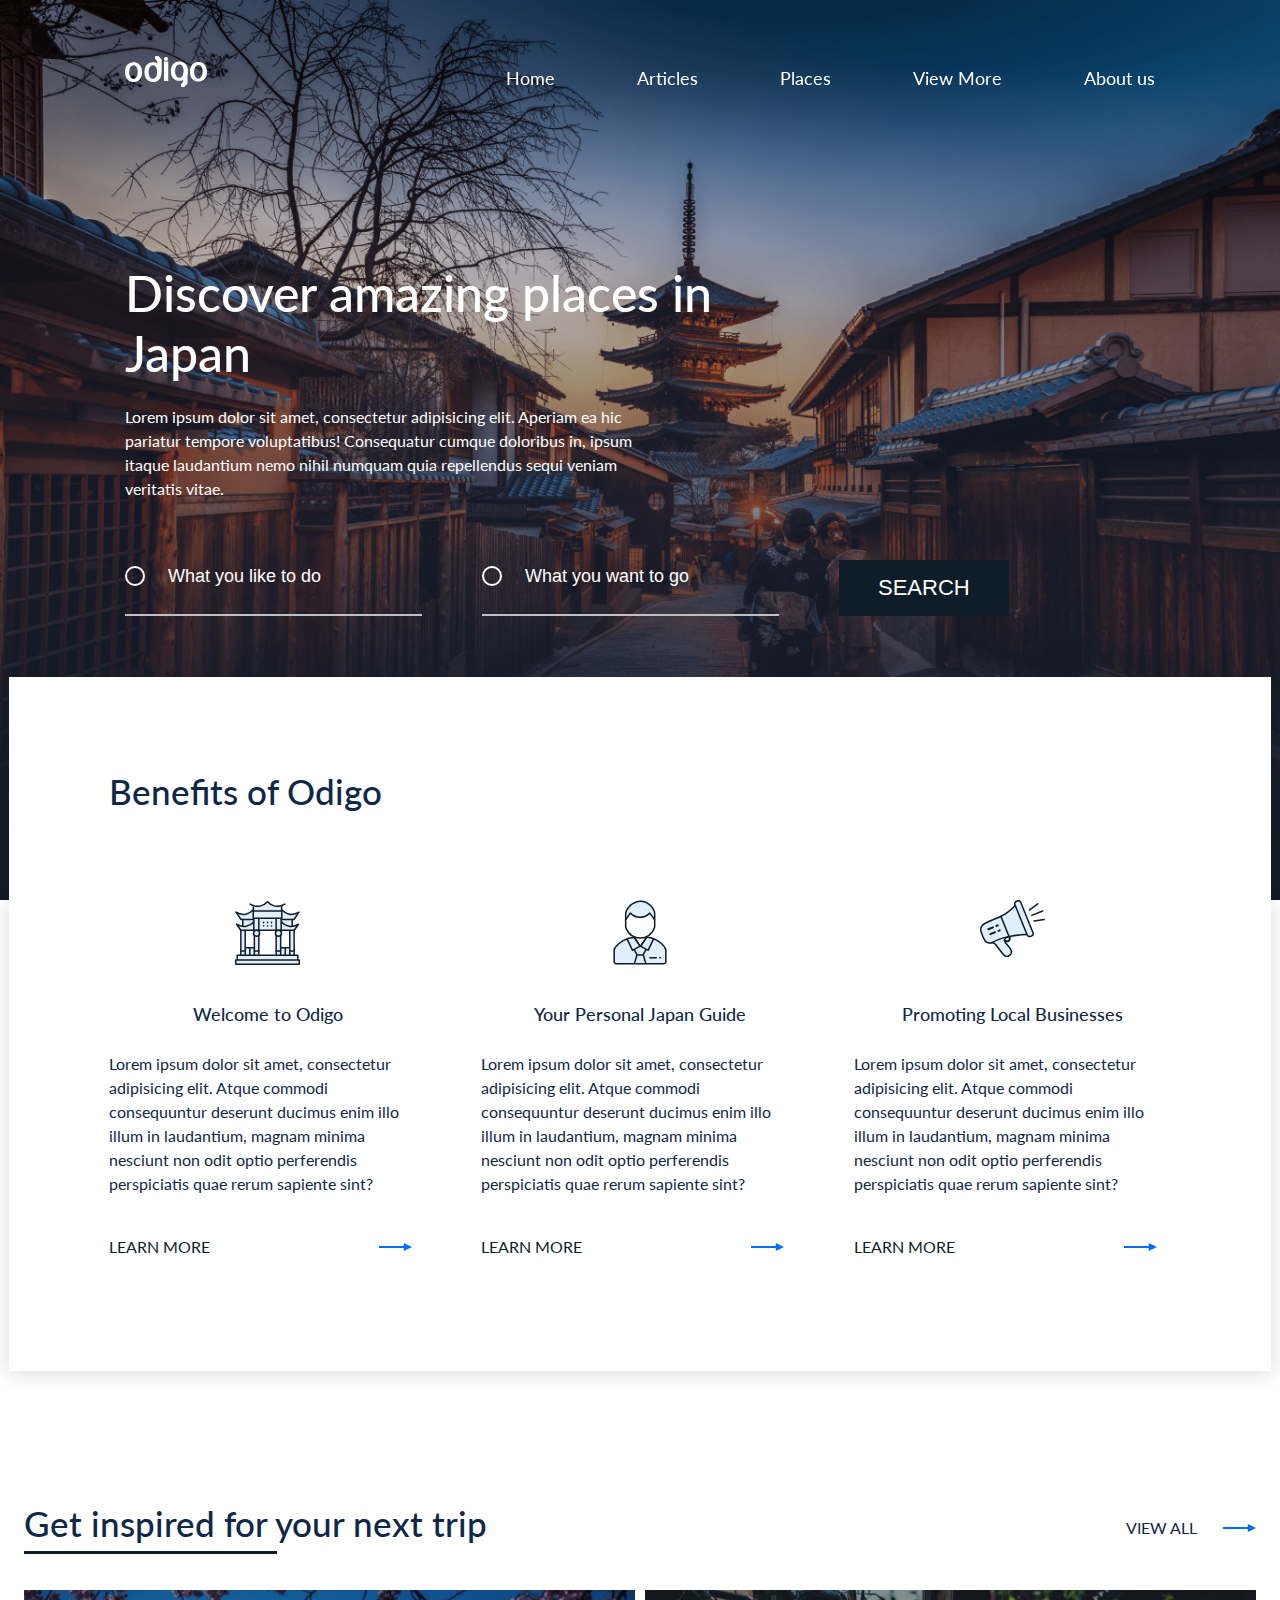
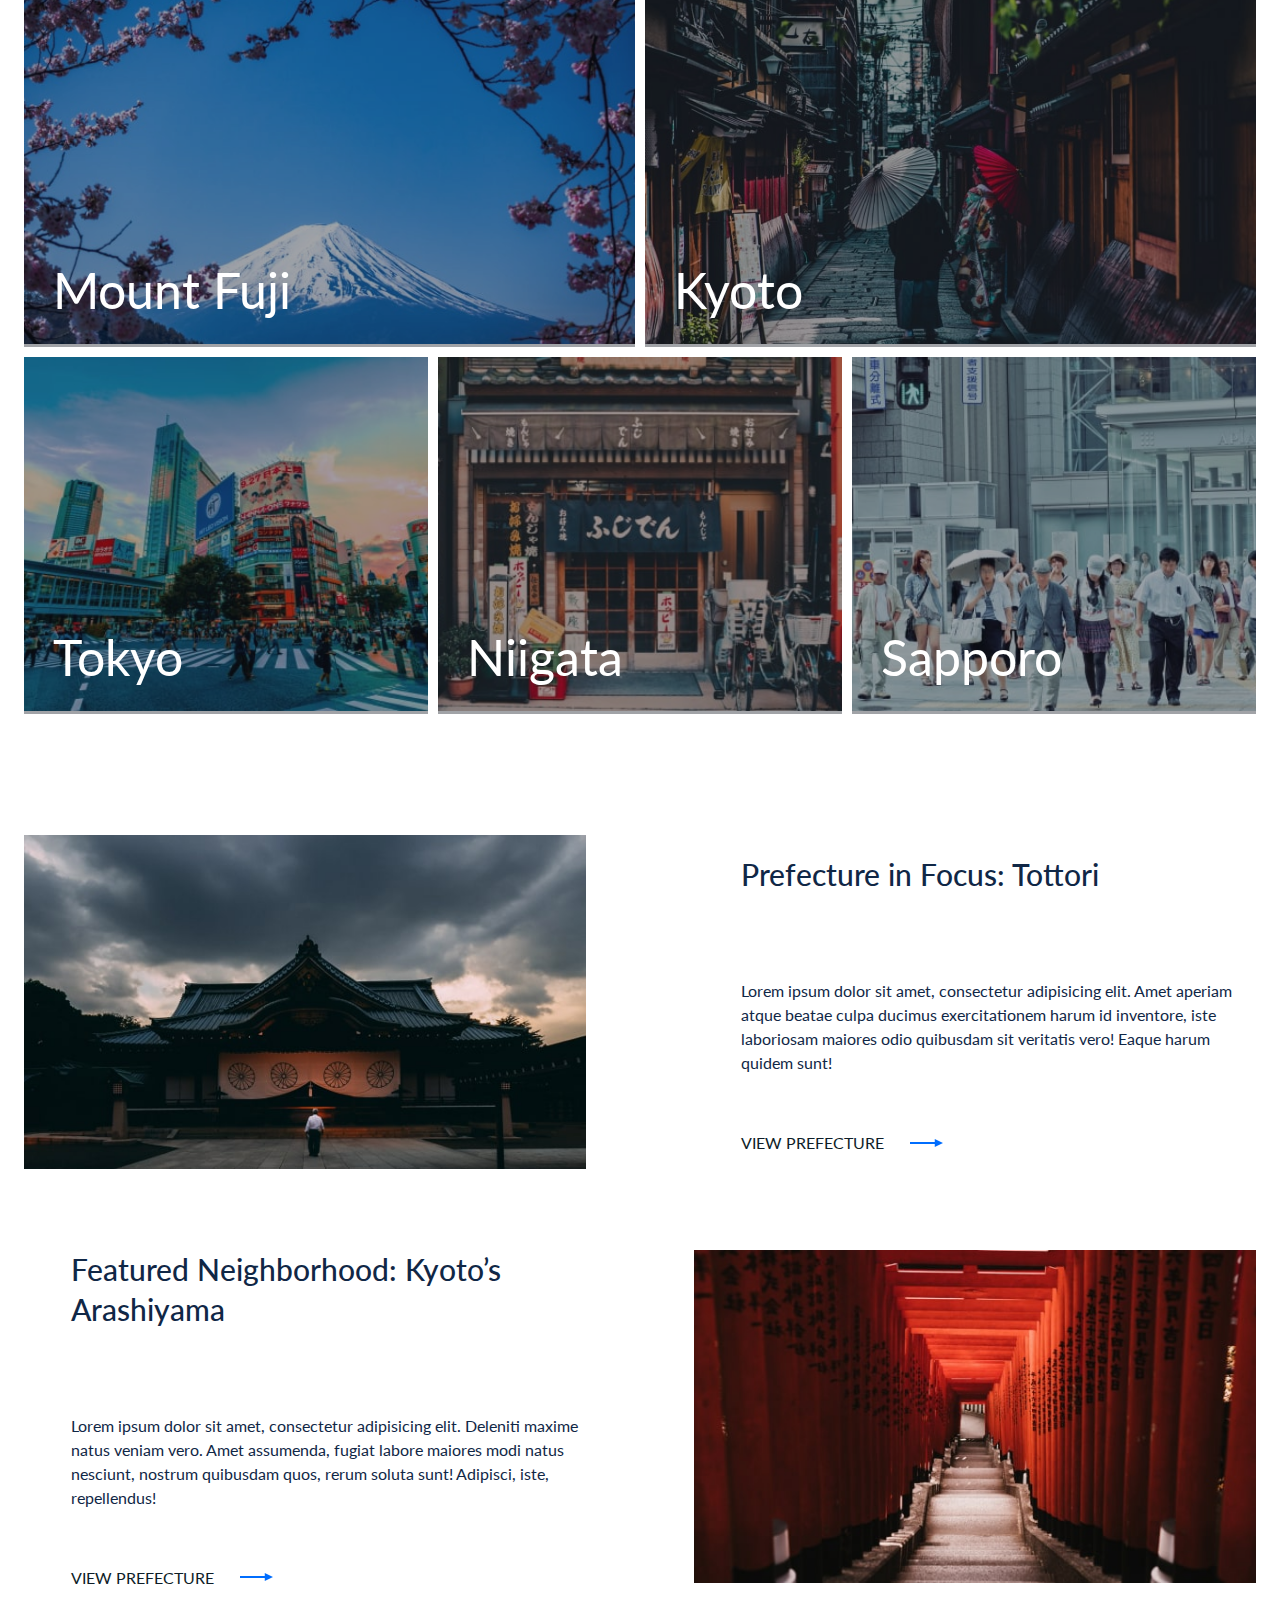
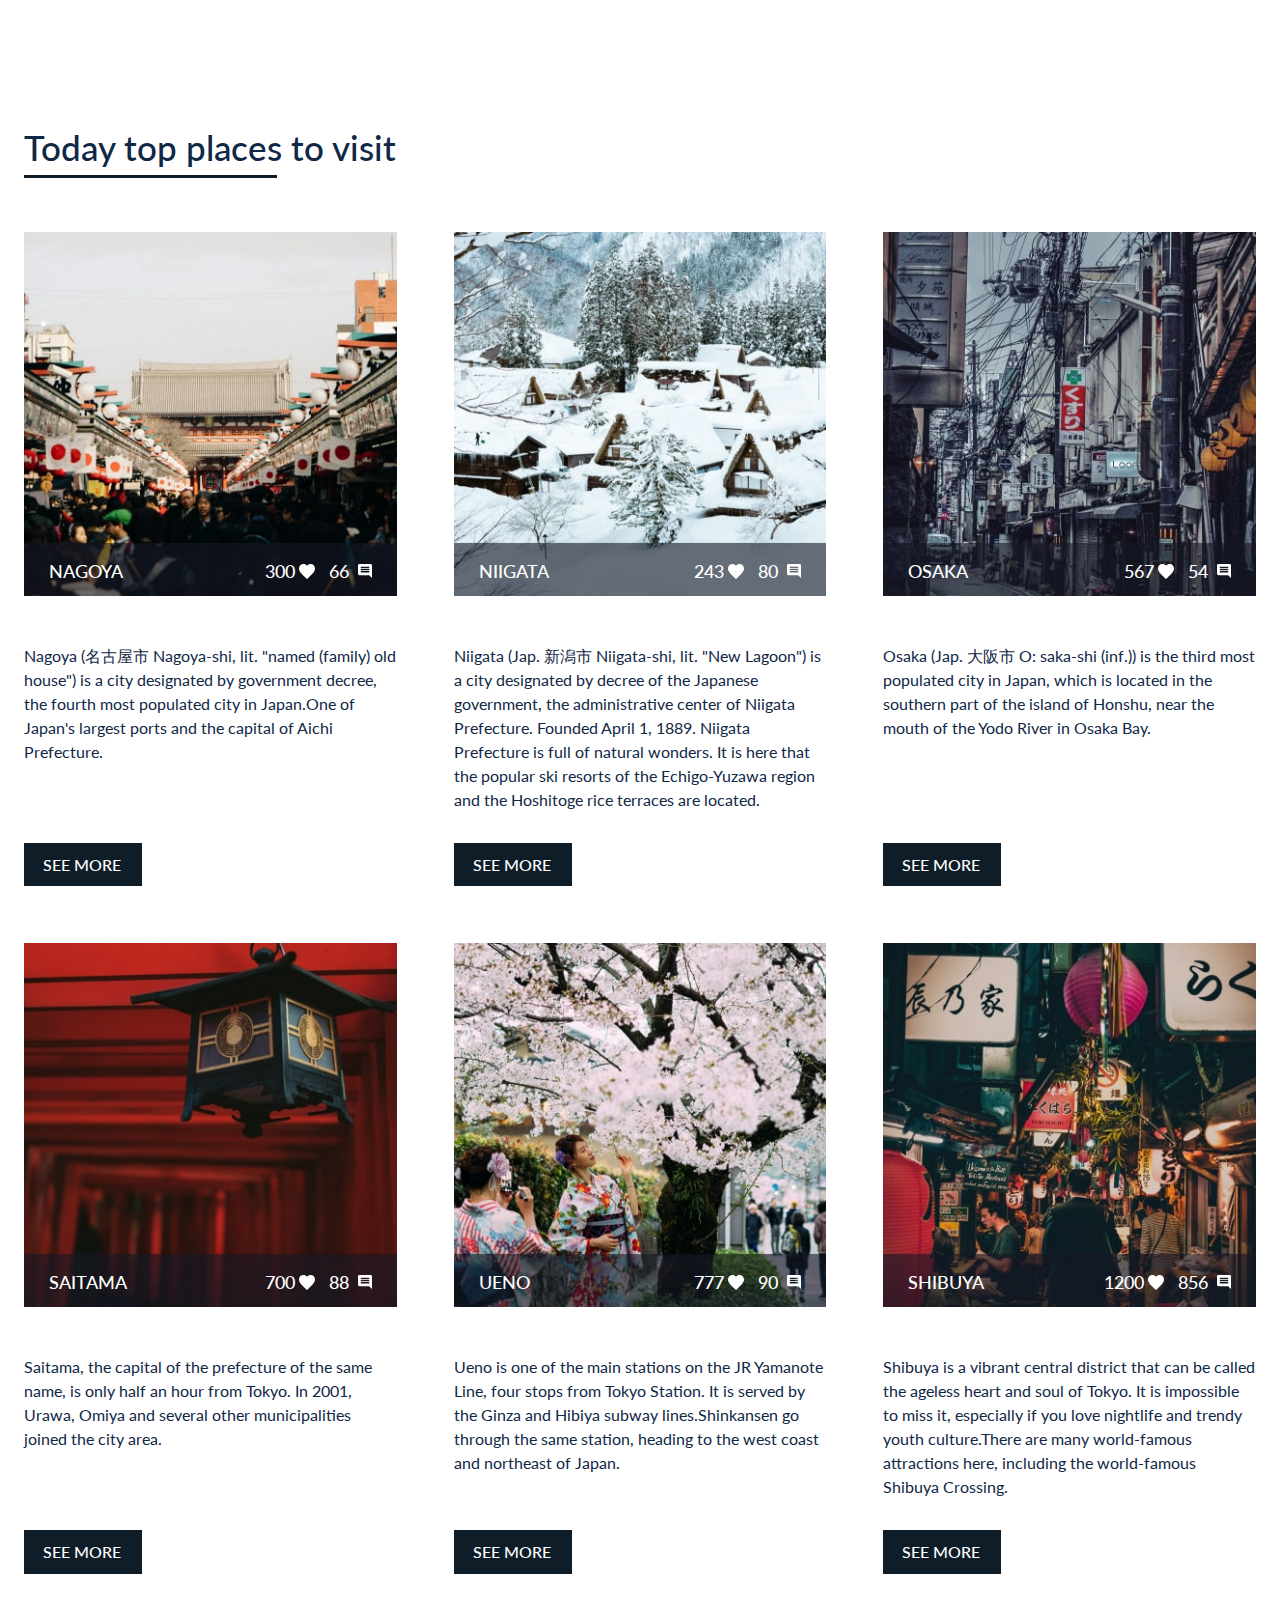
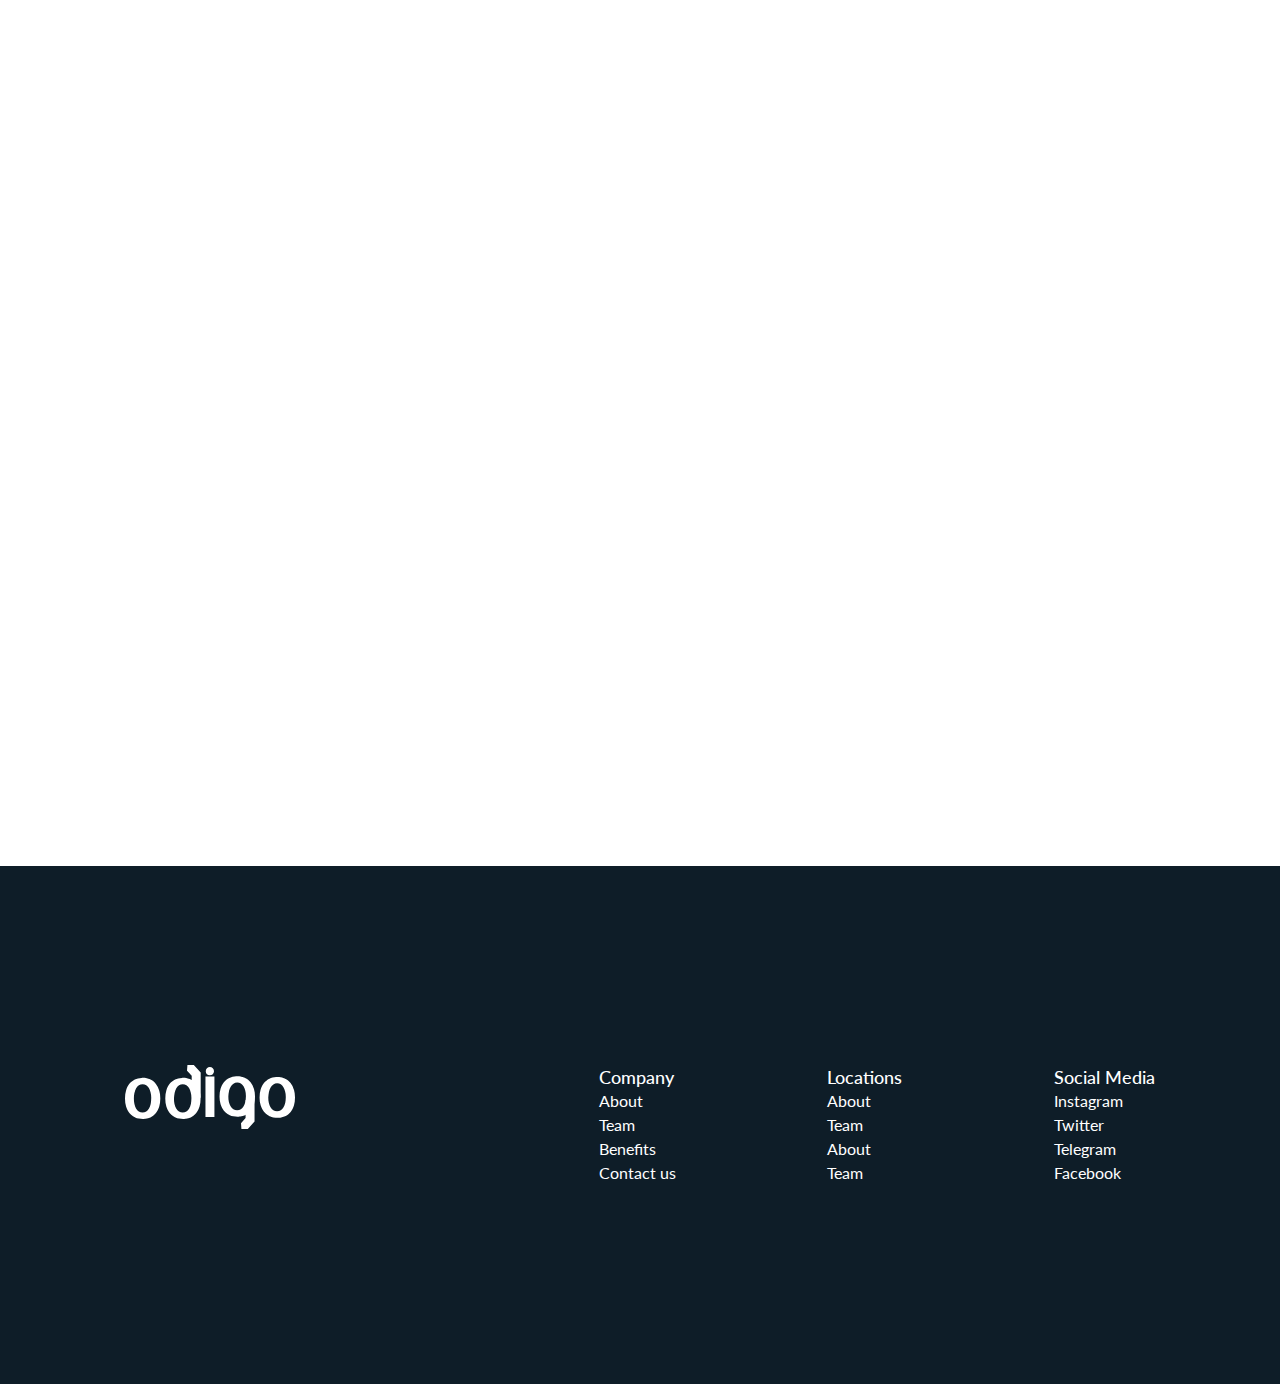
<file: index.html>
<!DOCTYPE html>
<html lang="en">
<head>
    <meta charset="UTF-8">
    <meta name="viewport" content="width=device-width, initial-scale=1.0">
    <title>Travel-to-Japan-exam</title>
    <link rel="stylesheet" href="css-sass/style.css">
    <link rel="preconnect" href="https://fonts.googleapis.com">
    <link rel="preconnect" href="https://fonts.gstatic.com" crossorigin>
    <link href="https://fonts.googleapis.com/css2?family=Lato&display=swap" rel="stylesheet">
</head>
<body>

<!-- header -->
<header class="header">
    <div class="wrapper">
        <div class="header_wrapper">
            <div class="header_logo">
                <a href="/" class="header_logo-link">
                    <img src="./images/odigo-Logo.svg" alt="logo-header"
                         class="header_logo-pic">
                </a>
            </div>

            <nav class="header-nav">
                <ul class="header-nav-list">
                    <li class="header-list-item">
                        <a href="index.html" class="header_link js-scroll">Home</a>
                    </li>
                    <li class="header-list-item">
                        <a href="#articles" class="header_link js-scroll">Articles</a>
                    </li>
                    <li class="header-list-item">
                        <a href="#places" class="header_link js-scroll">Places</a>
                    </li>
                    <li class="header-list-item">
                        <a href="about-tours.html" class="header_link js-scroll">View More</a>
                    </li>
                    <li class="header-list-item">
                        <a href="about-us.html" class="header_link js-scroll">About us</a>
                    </li>
                </ul>
                <div class="header-nav-close">
                    <span class="header-nav-close-line"></span>
                    <span class="header-nav-close-line"></span>
                </div>
            </nav>

            <div class="header-burger burger">
                <span class="burger-line burger-line_first"></span>
                <span class="burger-line burger-line_second"></span>
                <span class="burger-line burger-line_third"></span>
            </div>

        </div>
    </div>
</header>
<!-- header end -->

<!-- main -->
<main>
    <!--main intro-->
    <section class="main-intro">
        <div class="wrapper">
            <h1 class="main-intro-title">
                Discover amazing places in Japan
            </h1>

            <p class="main-intro-subtitle">
                Lorem ipsum dolor sit amet, consectetur adipisicing elit. Aperiam ea hic pariatur tempore voluptatibus!
                Consequatur cumque doloribus in, ipsum itaque laudantium nemo nihil numquam quia repellendus sequi
                veniam veritatis vitae.
            </p>
            <form class="search-form">
                <label class="search-form-wrap">
                    <p class="search-form-info">
                        <input type="text" name="user-like-to-do" class="search-form-field"
                               placeholder="What you like to do">
                        <input type="text" name="user-like-to-go" class="search-form-field"
                               placeholder="What you want to go">
                        <button class="search-form-submit">search</button>
                    </p>
                </label>
            </form>
        </div>
    </section>
    <!--main intro end-->

    <!-- benefits -->
    <section class="benefits">
        <div class="benefits-wrap">
            <h2 class="benefits-title">
                Benefits of Odigo
            </h2>
            <div class="benefits-cards">
                <div class="benefits-card">
                    <div class="benefits-card-icons">
                        <img src="./images/about-us-icons/Icons_Blue/Temple_blue.svg" alt="Welcome to Odigo"
                             class="benefits-icons">
                    </div>
                    <h3 class="benefits-card-title">
                        Welcome to Odigo
                    </h3>
                    <p class="benefits-card-description">
                        Lorem ipsum dolor sit amet, consectetur adipisicing elit. Atque commodi consequuntur deserunt
                        ducimus enim illo illum in laudantium, magnam minima nesciunt non odit optio perferendis
                        perspiciatis quae rerum sapiente sint?
                    </p>
                    <a href="about-us.html" class="benefits-card-more">
                        LEARN MORE
                    </a>
                </div>
                <div class="benefits-card">
                    <div class="benefits-card-icons">
                        <img src="./images/about-us-icons/Icons_Blue/Guide_blue.svg" alt="Your Personal Japan Guide"
                             class="benefits-icons">
                    </div>
                    <h3 class="benefits-card-title">
                        Your Personal Japan Guide
                    </h3>
                    <p class="benefits-card-description">
                        Lorem ipsum dolor sit amet, consectetur adipisicing elit. Atque commodi consequuntur deserunt
                        ducimus enim illo illum in laudantium, magnam minima nesciunt non odit optio perferendis
                        perspiciatis quae rerum sapiente sint?
                    </p>
                    <a href="about-us.html" class="benefits-card-more">
                        LEARN MORE
                    </a>
                </div>
                <div class="benefits-card">
                    <div class="benefits-card-icons">
                        <img src="./images/about-us-icons/Icons_Blue/Mouthpiece_blue.svg"
                             alt="Promoting Local Businesses"
                             class="benefits-mouthpiece">
                    </div>
                    <h3 class="benefits-card-title">
                        Promoting Local Businesses
                    </h3>
                    <p class="benefits-card-description">
                        Lorem ipsum dolor sit amet, consectetur adipisicing elit. Atque commodi consequuntur deserunt
                        ducimus enim illo illum in laudantium, magnam minima nesciunt non odit optio perferendis
                        perspiciatis quae rerum sapiente sint?
                    </p>
                    <a href="about-us.html" class="benefits-card-more">
                        LEARN MORE
                    </a>
                </div>

            </div>
        </div>
    </section>
    <!-- benefits end -->

    <!-- places -->
    <section class="places" id="articles">
        <div class="wrapper-main">
            <div class="places-position">
                <h2 class="places-title section-title">
                    Get inspired for your next trip
                </h2>
                <a href="about-tours.html" class="places-view-all">VIEW ALL</a>
            </div>
            <div class="places-cards">
                <!-- figure semantics for images -->
                <figure class="places-card places-card-size-lg">
                    <img src="./images/places/Fuji-min.jpg" alt="Mount Fuji"
                         class="places-card-pictures places-card-pic-size-lg">
                    <figcaption class="places-card-title">
                        Mount Fuji
                    </figcaption>
                    <a href="#" class="places-card-link" id="Fuji"></a>
                </figure>

                <figure class="places-card places-card-size-lg">
                    <img src="./images/places/Kyoto-min.jpg" alt="Kyoto"
                         class="places-card-pictures places-card-pic-size-lg">
                    <figcaption class="places-card-title">
                        Kyoto
                    </figcaption>
                    <a href="#" class="places-card-link" id="Kyoto"></a>
                </figure>

                <figure class="places-card places-card-size-sm">
                    <img src="./images/places/Tokyo-min.jpg" alt="Tokyo"
                         class="places-card-pictures places-card-pic-size-sm">
                    <figcaption class="places-card-title">
                        Tokyo
                    </figcaption>
                    <a href="#" class="places-card-link" id="Tokyo"></a>
                </figure>

                <figure class="places-card places-card-size-sm">
                    <img src="./images/places/Niigata-min.jpg" alt="Niigata"
                         class="places-card-pictures places-card-pic-size-sm">
                    <figcaption class="places-card-title">
                        Niigata
                    </figcaption>
                    <a href="#" class="places-card-link" id="Niigata"></a>
                </figure>

                <figure class="places-card places-card-size-sm">
                    <img src="./images/places/Sapporo-min.jpg" alt="Sapporo"
                         class="places-card-pictures places-card-pic-size-sm">
                    <figcaption class="places-card-title">
                        Sapporo
                    </figcaption>
                    <a href="#" class="places-card-link" id="Sapporo"></a>
                </figure>
            </div>
        </div>
    </section>
    <!-- places end -->

    <!-- Tours -->
    <section class="tours" id="tours">
        <div class="wrapper-main">
            <!-- method bem -->
            <div class="wrapper-tours tour">
                <div class="tour-img">
                    <img src="./images/tours/temple_1-min.jpg" alt="Prefecture in Focus: Tottori" class="tour_thumb">
                </div>
                <div class="tour-info">
                    <h3 class="tour-title">
                        Prefecture in Focus: Tottori
                    </h3>
                    <p class="tour-description">
                        Lorem ipsum dolor sit amet, consectetur adipisicing elit. Amet aperiam atque beatae culpa
                        ducimus exercitationem harum id inventore, iste laboriosam maiores odio quibusdam sit veritatis
                        vero! Eaque harum quidem sunt!
                    </p>
                    <a href="about-tours.html" class="tour-more">
                        VIEW PREFECTURE
                    </a>
                </div>

            </div>
            <div class="wrapper-tours tour">

                <div class="tour-info">
                    <h3 class="tour-title">
                        Featured Neighborhood: Kyoto’s Arashiyama
                    </h3>
                    <p class="tour-description">
                        Lorem ipsum dolor sit amet, consectetur adipisicing elit. Deleniti maxime natus veniam vero.
                        Amet assumenda, fugiat labore maiores modi natus nesciunt, nostrum quibusdam quos, rerum soluta
                        sunt! Adipisci, iste, repellendus!
                    </p>
                    <a href="about-tours.html" class="tour-more">
                        VIEW PREFECTURE
                    </a>
                </div>
                <div class="tour-img tour-mobile">
                    <img src="./images/tours/temple_2-min.jpg" alt="Featured Neighborhood: Kyoto’s Arashiyama"
                         class="tour_thumb">
                </div>
            </div>
        </div>
    </section>
    <!-- Tours end -->

    <!-- Tours today -->
    <section class="tours-today" id="places">
        <div class="wrapper-main">
            <h2 class="today-title section-title">
                Today top places to visit
            </h2>

            <div class="today-cards">

                <div class="today-card">
                    <div class="today-card-img">
                        <img src="./images/today-tour/Nagoya-min.jpg" id="Nagoya" alt="NAGOYA" class="today-card-thumb">
                        <div class="today-card-stat">
                            <h3 class="today-card-title">
                                NAGOYA
                            </h3>
                            <div class="today-card-stat_like">
                            <span class="stat-like-value">
                                300
                            </span>
                            </div>
                            <div class="today-card-stat_comment">
                                <span class="stat-comment-value">
                                    66
                                </span>
                            </div>
                        </div>
                    </div>
                    <p class="today-card-description">
                        Nagoya (名古屋市 Nagoya-shi, lit. "named (family) old house") is a city designated by government
                        decree, the fourth most populated city in Japan.One of Japan's largest ports and the capital of
                        Aichi Prefecture.
                    </p>
                    <a href="about-tours.html" class="today-card-more">
                        SEE MORE
                    </a>
                </div>

                <div class="today-card">
                    <div class="today-card-img">
                        <img src="./images/today-tour/Nigata-min.jpg" alt="NIIGATA" class="today-card-thumb">
                        <div class="today-card-stat">
                            <h3 class="today-card-title">
                                NIIGATA
                            </h3>
                            <div class="today-card-stat_like">
                            <span class="stat-like-value">
                                243
                            </span>
                            </div>
                            <div class="today-card-stat_comment">
                                <span class="stat-comment-value">
                                   80
                                </span>
                            </div>
                        </div>
                    </div>
                    <p class="today-card-description">
                        Niigata (Jap. 新潟市 Niigata-shi, lit. "New Lagoon") is a city designated by decree of the
                        Japanese government, the administrative center of Niigata Prefecture. Founded April 1, 1889.
                        Niigata Prefecture is full of natural wonders. It is here that the popular ski resorts of the
                        Echigo-Yuzawa region and the Hoshitoge rice terraces are located.
                    </p>
                    <a href="about-tours.html" class="today-card-more">
                        SEE MORE
                    </a>
                </div>

                <div class="today-card">
                    <div class="today-card-img">
                        <img src="./images/today-tour/Osaka-min.jpg" alt="OSAKA" class="today-card-thumb">
                        <div class="today-card-stat">
                            <h3 class="today-card-title">
                                OSAKA
                            </h3>
                            <div class="today-card-stat_like">
                            <span class="stat-like-value">
                                567
                            </span>
                            </div>
                            <div class="today-card-stat_comment">
                                <span class="stat-comment-value">
                                    54
                                </span>
                            </div>
                        </div>
                    </div>
                    <p class="today-card-description">
                        Osaka (Jap. 大阪市 O: saka-shi (inf.)) is the third most populated city in Japan, which is
                        located in the southern part of the island of Honshu, near the mouth of the Yodo River in Osaka
                        Bay.
                    </p>
                    <a href="about-tours.html" class="today-card-more">
                        SEE MORE
                    </a>
                </div>

                <div class="today-card">
                    <div class="today-card-img">
                        <img src="./images/today-tour/Saitama-min.jpg" alt="SAITAMA" class="today-card-thumb">
                        <div class="today-card-stat">
                            <h3 class="today-card-title">
                                SAITAMA
                            </h3>
                            <div class="today-card-stat_like">
                            <span class="stat-like-value">
                                700
                            </span>
                            </div>
                            <div class="today-card-stat_comment">
                                <span class="stat-comment-value">
                                    88
                                </span>
                            </div>
                        </div>
                    </div>
                    <p class="today-card-description">
                        Saitama, the capital of the prefecture of the same name, is only half an hour from Tokyo. In
                        2001, Urawa, Omiya and several other municipalities joined the city area.
                    </p>
                    <a href="about-tours.html" class="today-card-more">
                        SEE MORE
                    </a>
                </div>

                <div class="today-card">
                    <div class="today-card-img">
                        <img src="./images/today-tour/Ueno-min.jpg" alt="UENO" class="today-card-thumb">
                        <div class="today-card-stat">
                            <h3 class="today-card-title">
                                UENO
                            </h3>
                            <div class="today-card-stat_like">
                            <span class="stat-like-value">
                                777
                            </span>
                            </div>
                            <div class="today-card-stat_comment">
                                <span class="stat-comment-value">
                                    90
                                </span>
                            </div>
                        </div>
                    </div>
                    <p class="today-card-description">
                        Ueno is one of the main stations on the JR Yamanote Line, four stops from Tokyo Station. It is
                        served by the Ginza and Hibiya subway lines.Shinkansen go through the same station, heading to
                        the west coast and northeast of Japan.
                    </p>
                    <a href="about-tours.html" class="today-card-more">
                        SEE MORE
                    </a>
                </div>

                <div class="today-card">
                    <div class="today-card-img">
                        <img src="./images/today-tour/Shibuya-min.jpg" alt="SHIBUYA" class="today-card-thumb">
                        <div class="today-card-stat">
                            <h3 class="today-card-title">
                                SHIBUYA
                            </h3>
                            <div class="today-card-stat_like">
                            <span class="stat-like-value">
                                1200
                            </span>
                            </div>
                            <div class="today-card-stat_comment">
                                <span class="stat-comment-value">
                                    856
                                </span>
                            </div>
                        </div>
                    </div>
                    <p class="today-card-description">
                        Shibuya is a vibrant central district that can be called the ageless heart and soul of Tokyo. It
                        is impossible to miss it, especially if you love nightlife and trendy youth culture.There are
                        many world-famous attractions here, including the world-famous Shibuya Crossing.
                    </p>
                    <a href="about-tours.html" class="today-card-more">
                        SEE MORE
                    </a>
                </div>

            </div>
        </div>
    </section>
    <!-- Tours today end -->

    <!-- Videos -->
    <section class="videos">
        <div class="wrapper-videos">
            <div class="videos-item">

            </div>
            <!-- youtube share - insert <frame> -->
            <iframe class="video-element" width="100%" height="500px" src="https://www.youtube.com/embed/7L7OcbqhKYc"
                    title="YouTube video player"
                    allow="accelerometer; autoplay; clipboard-write; encrypted-media; gyroscope; picture-in-picture"
                    allowfullscreen></iframe>
        </div>
    </section>
    <!-- Videos -->


</main>
<!-- main end -->

<footer>
    <div class="wrapper">
        <div class="footer-item">
            <div class="footer-logo">
                <img src="./images/footer-logo.svg" alt="Discover Amazing places in Japan footer" class="">
            </div>
            <nav class="footer-nav">
                <ul class="footer-menu">
                    <li class="footer-menu-item">
                        <h3 class="footer-menu-title">
                            Company
                        </h3>
                    </li>
                    <li class="footer-menu-item">
                        <a href="#" class="footer-menu-link">About</a>
                    </li>
                    <li class="footer-menu-item">
                        <a href="#" class="footer-menu-link">Team</a>
                    </li>
                    <li class="footer-menu-item">
                        <a href="#" class="footer-menu-link">Benefits</a>
                    </li>
                    <li class="footer-menu-item">
                        <a href="#" class="footer-menu-link">Contact us</a>
                    </li>
                </ul>
                <ul class="footer-menu">
                    <li class="footer-menu-item">
                        <h3 class="footer-menu-title">
                            Locations
                        </h3>
                    </li>
                    <li class="footer-menu-item">
                        <a href="#" class="footer-menu-link">About</a>
                    </li>
                    <li class="footer-menu-item">
                        <a href="#" class="footer-menu-link">Team</a>
                    </li>
                    <li class="footer-menu-item">
                        <a href="#" class="footer-menu-link">About</a>
                    </li>
                    <li class="footer-menu-item">
                        <a href="#" class="footer-menu-link">Team</a>
                    </li>
                </ul>
                <ul class="footer-menu">
                    <li class="footer-menu-item">
                        <h3 class="footer-menu-title">
                            Social Media
                        </h3>
                    </li>
                    <li class="footer-menu-item">
                        <a href="#" class="footer-menu-link">Instagram</a>
                    </li>
                    <li class="footer-menu-item">
                        <a href="#" class="footer-menu-link">Twitter</a>
                    </li>
                    <li class="footer-menu-item">
                        <a href="#" class="footer-menu-link">Telegram</a>
                    </li>
                    <li class="footer-menu-item">
                        <a href="#" class="footer-menu-link">Facebook</a>
                    </li>
                </ul>
            </nav>
        </div>
    </div>

</footer>

<!-- .some*3+.ss*2 -->

<script src="js/handle.js"></script>
<script src="js/main.js"></script>
</body>
</html>
</file>
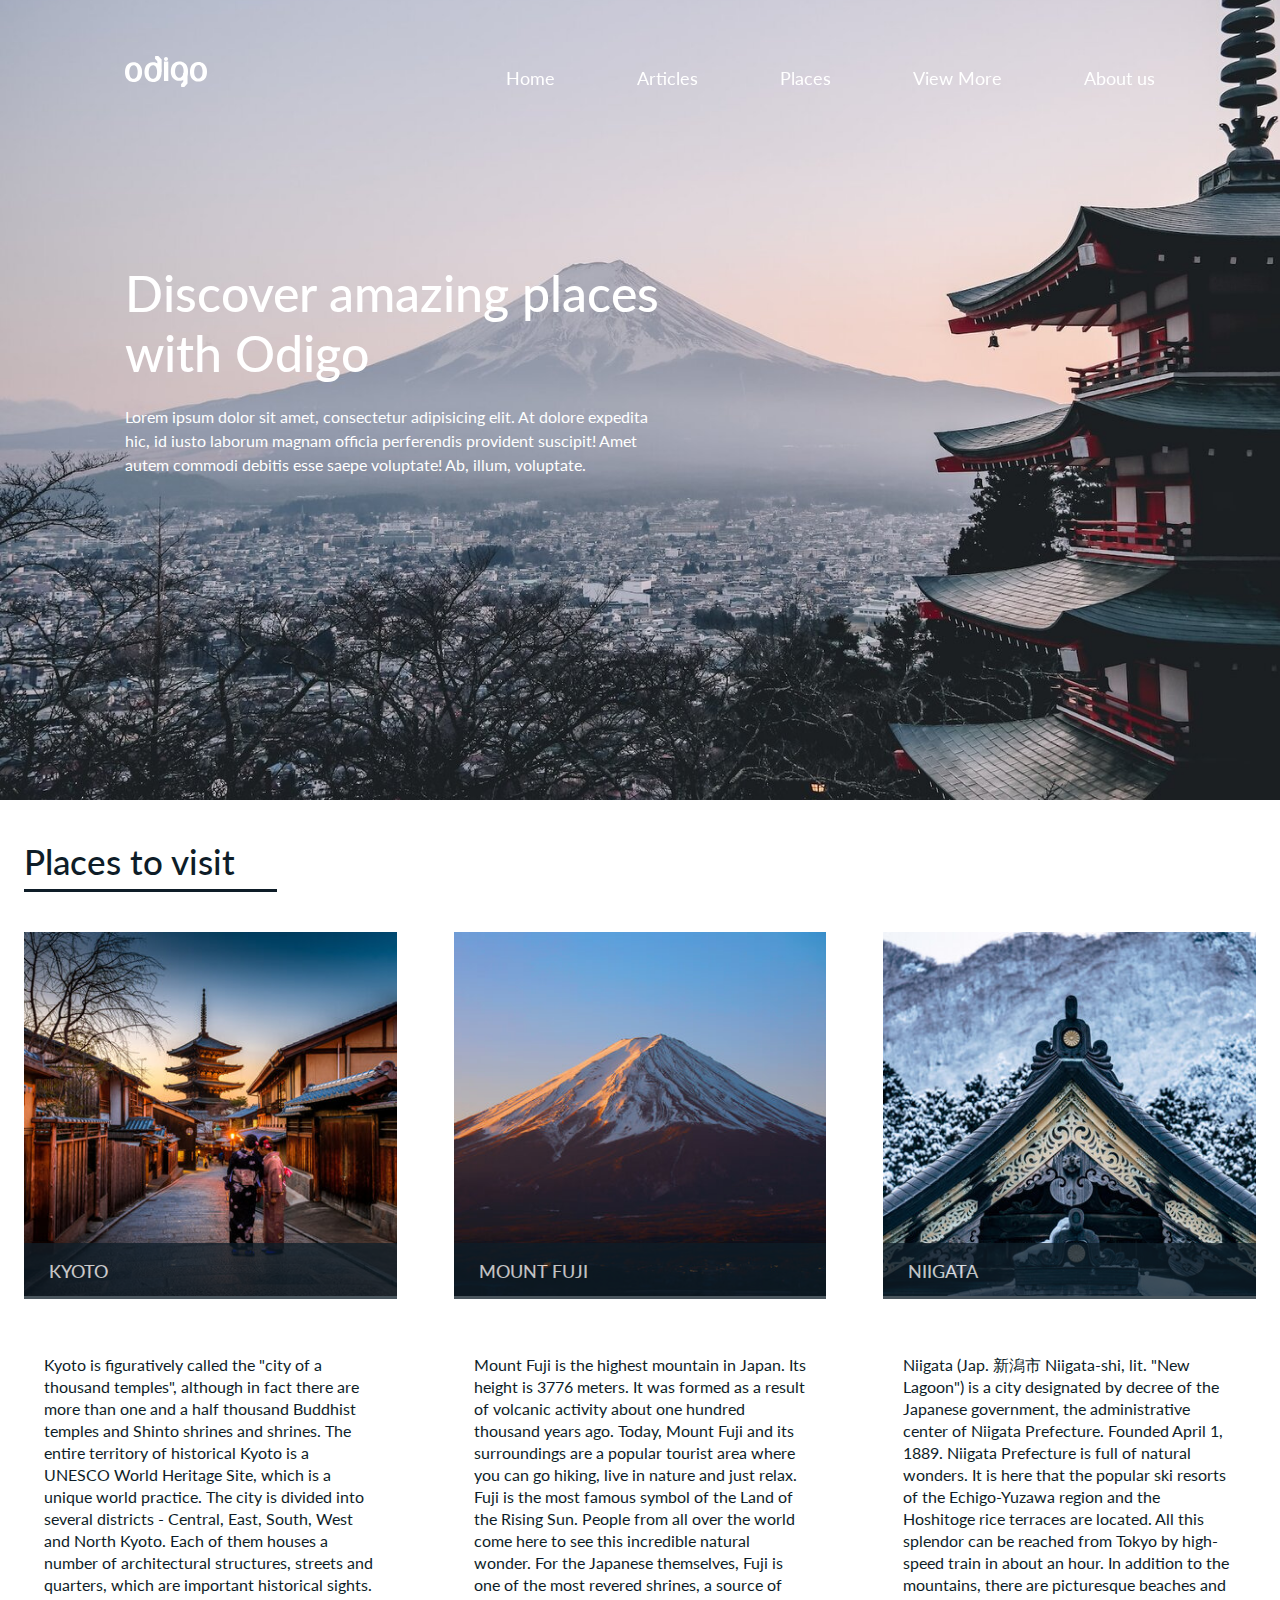
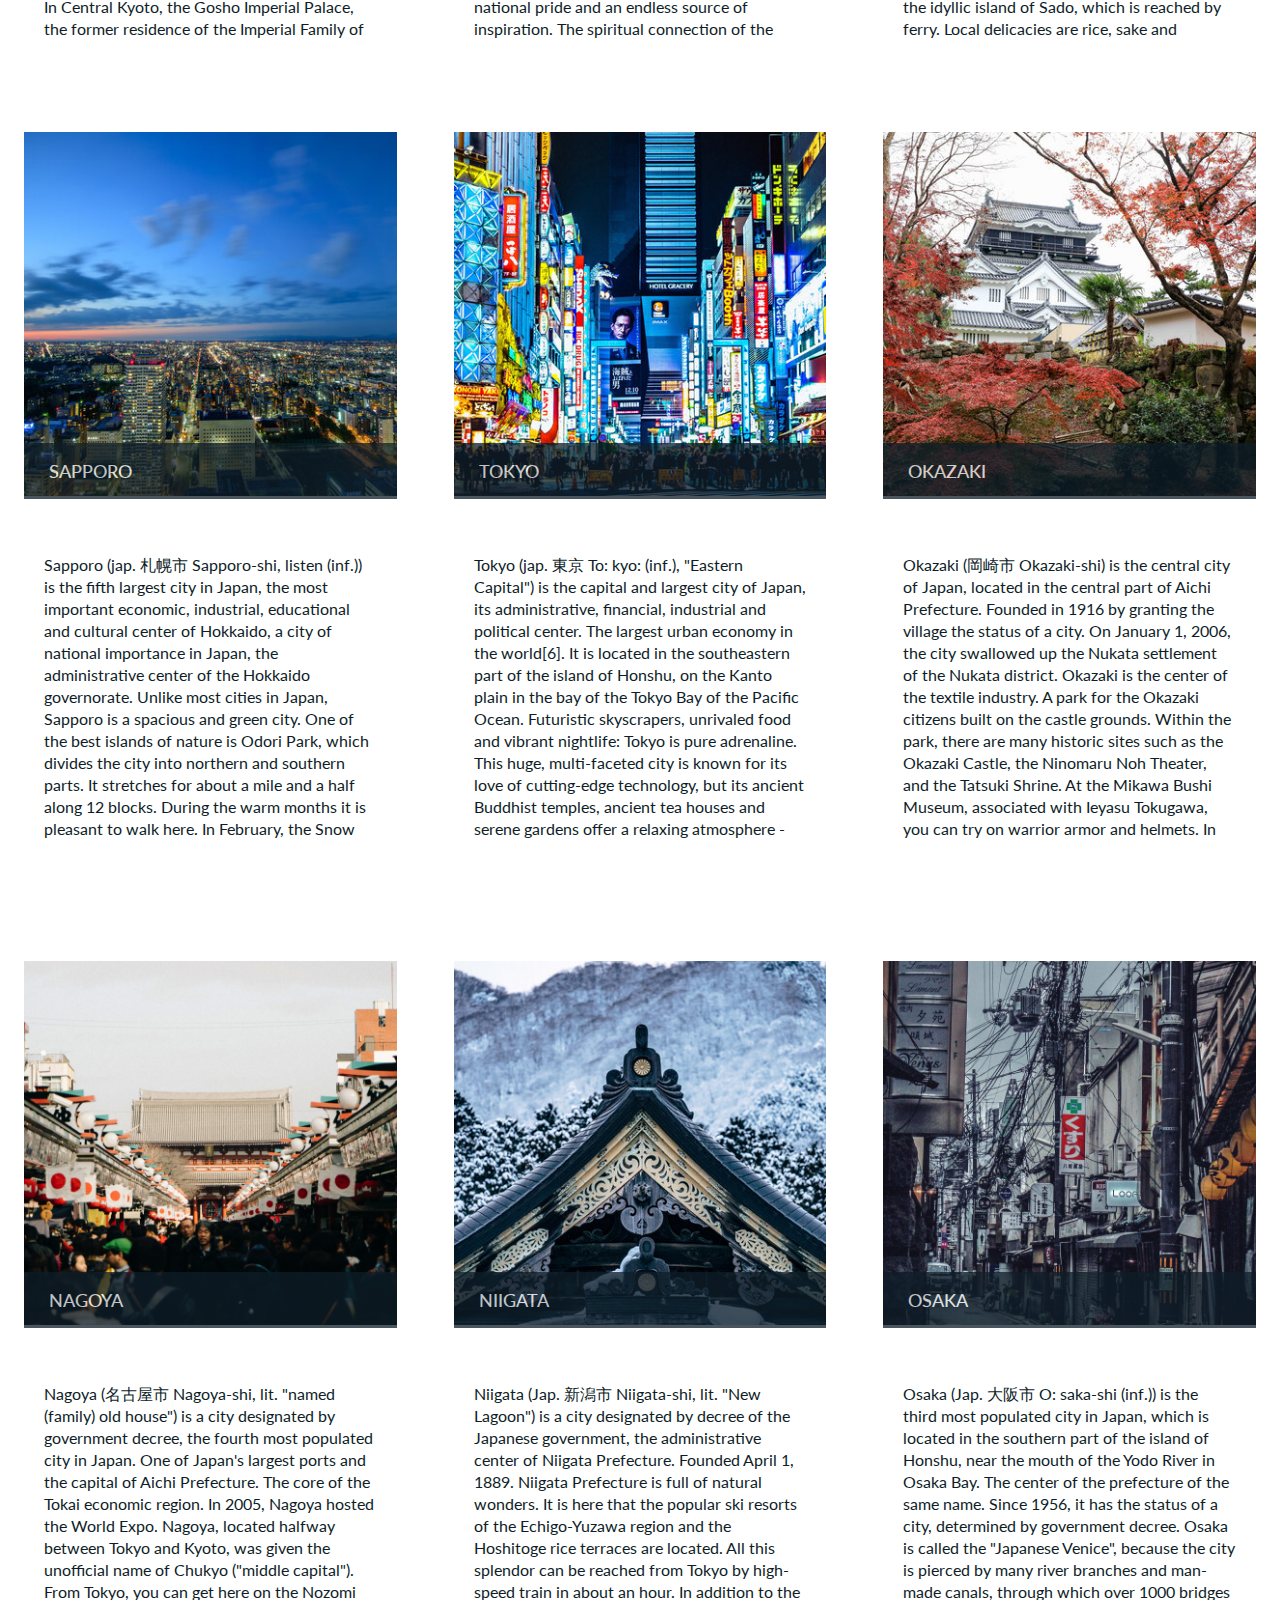
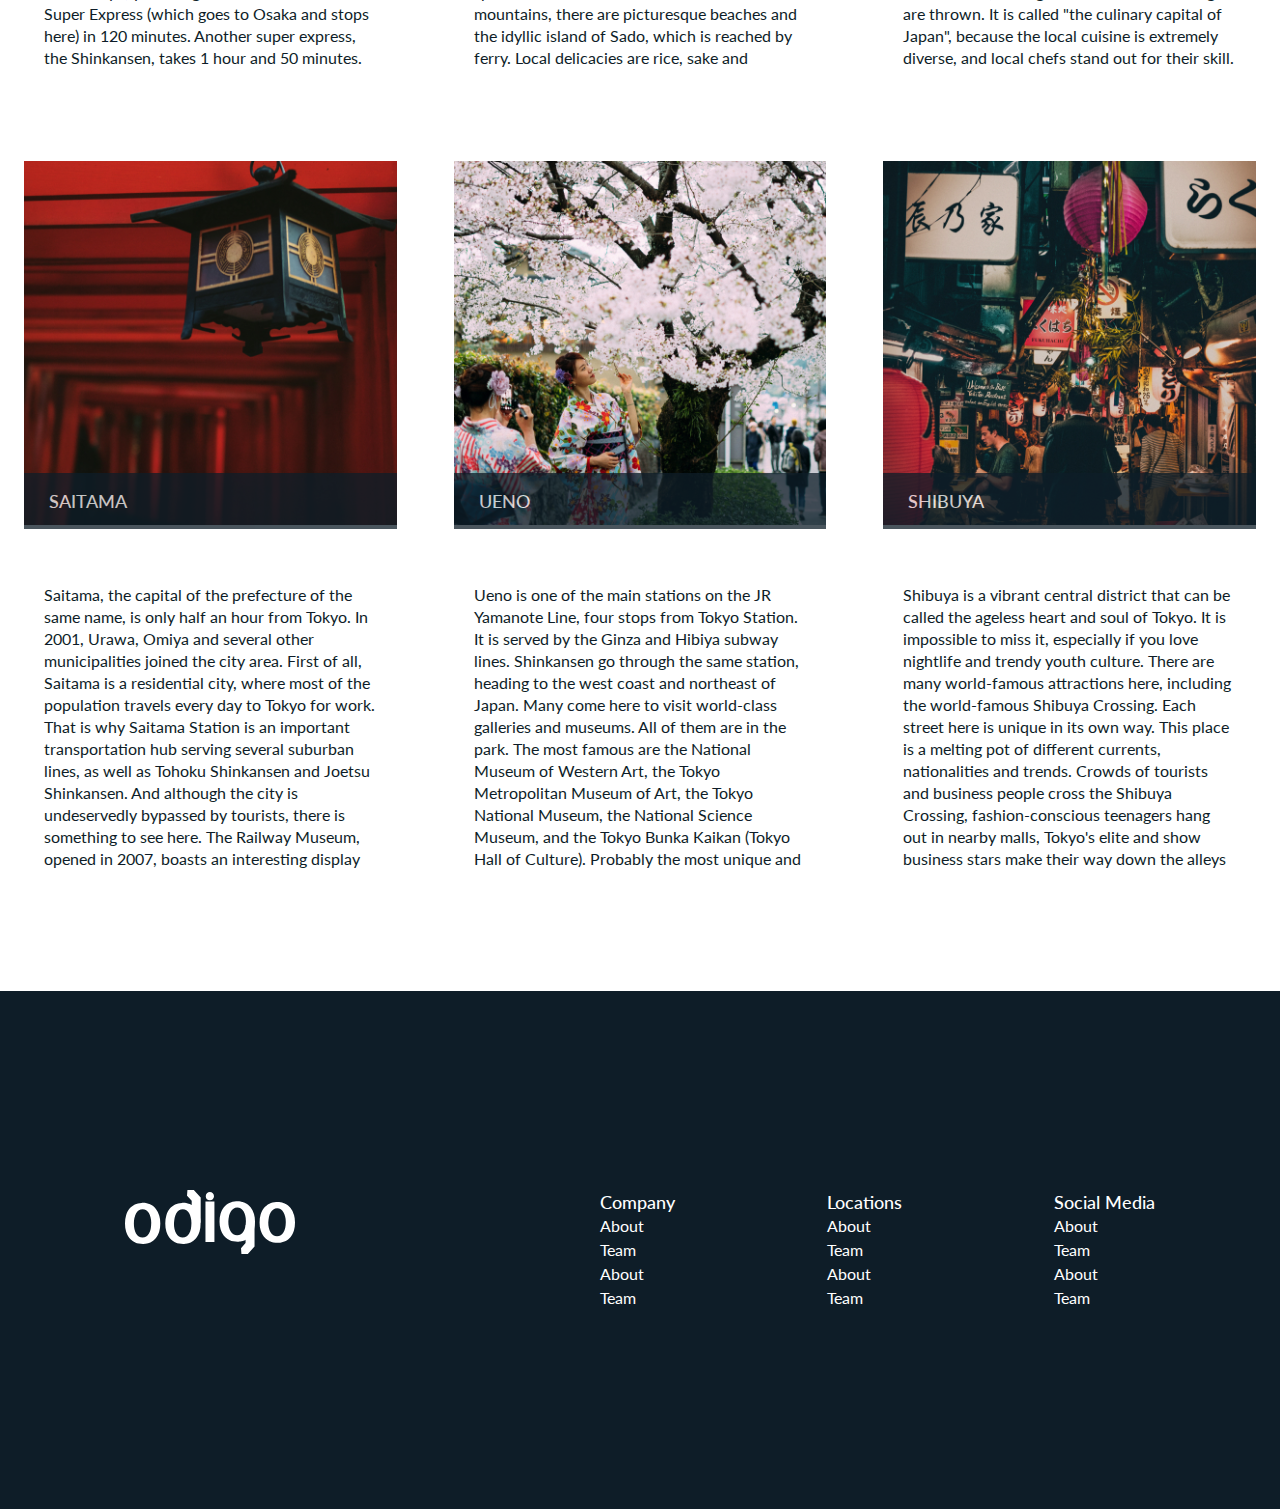
<file: about-tours.html>
<!DOCTYPE html>
<html lang="en">
<head>
    <meta charset="UTF-8">
    <meta name="viewport" content="width=device-width, initial-scale=1.0">
    <title>Travel-to-Japan-exam</title>
    <link rel="stylesheet" href="css-sass/about-tours.css">
    <link rel="preconnect" href="https://fonts.googleapis.com">
    <link rel="preconnect" href="https://fonts.gstatic.com" crossorigin>
    <link href="https://fonts.googleapis.com/css2?family=Lato&display=swap" rel="stylesheet">

</head>
<body>

<!-- header -->
<header class="header">
    <div class="wrapper">
        <div class="header_wrapper">
            <div class="header_logo">
                <a href="/" class="header_logo-link">
                    <img src="./images/odigo-Logo.svg" alt="logo-header"
                         class="header_logo-pic">
                </a>
            </div>

            <nav class="header-nav">
                <ul class="header-nav-list">
                    <li class="header-list-item">
                        <a href="index.html" class="header_link js-scroll">Home</a>
                    </li>
                    <li class="header-list-item">
                        <a href="index.html#articles" class="header_link js-scroll">Articles</a>
                    </li>
                    <li class="header-list-item">
                        <a href="index.html#places" class="header_link js-scroll">Places</a>
                    </li>
                    <li class="header-list-item">
                        <a href="about-tours.html" class="header_link js-scroll">View More</a>
                    </li>
                    <li class="header-list-item">
                        <a href="about-us.html" class="header_link js-scroll">About us</a>
                    </li>
                </ul>
                <div class="header-nav-close">
                    <span class="header-nav-close-line"></span>
                    <span class="header-nav-close-line"></span>
                </div>
            </nav>

            <div class="header-burger burger">
                <span class="burger-line burger-line_first"></span>
                <span class="burger-line burger-line_second"></span>
                <span class="burger-line burger-line_third"></span>
            </div>

        </div>
    </div>
</header>
<!-- header end -->

<!-- main -->
<main>
    <!--main intro-->
    <section class="main-intro">
        <div class="wrapper">
            <h1 class="main-intro-title">
                Discover amazing places with Odigo
            </h1>

            <p class="main-intro-subtitle">
                Lorem ipsum dolor sit amet, consectetur adipisicing elit. At dolore expedita hic, id iusto laborum
                magnam officia perferendis provident suscipit! Amet autem commodi debitis esse saepe voluptate! Ab,
                illum, voluptate.
            </p>


        </div>
    </section>


    <!--main intro end-->


    <!-- Tours today -->
    <section class="location-tour">
        <div class="wrapper-main">
            <h2 class="location-title section-title">
                Places to visit
            </h2>

            <div class="location-cards">
                <div class="location-card">
                    <div class="location-card-img">
                        <img src="./images/locations/Kyoto.jpg" alt="KYOTO" class="location-card-thumb">
                        <div class="location-card-stat">
                            <h3 class="location-card-title">
                                KYOTO
                            </h3>
                        </div>
                    </div>
                    <p class="location-card-description">
                        Kyoto is figuratively called the "city of a thousand temples", although in fact there are more
                        than one and a half thousand Buddhist temples and Shinto shrines and shrines. The entire
                        territory of historical Kyoto is a UNESCO World Heritage Site, which is a unique world practice.
                        The city is divided into several districts - Central, East, South, West and North Kyoto. Each of
                        them houses a number of architectural structures, streets and quarters, which are important
                        historical sights. In Central Kyoto, the Gosho Imperial Palace, the former residence of the
                        Imperial Family of Japan, is located, which can only be entered by advance booking. Not far from
                        it is Nijo Castle, built as the residence of the founder of the Tokugawa shogunate, Ieyasu
                        Tokugawa in 1603, at the very beginning of the Edo era. This majestic castle, built in the
                        “Momoyama” style, was designed to rival the scope and beauty of Gosho Palace. The Buddhist
                        temples Nishihogenji and Higashihongenji are located in the same area. The Amidado Hall at
                        Nishihogenji Temple is dedicated to Amida Buddha. The Higashiyama Historic District in East
                        Kyoto recreates the ancient atmosphere of the city with its narrow picturesque streets and
                        ancient temples. In the same area is the famous Kyoto temple Kiyomizudera - “Temple of Pure
                        Water”. It was founded back in 780. The water in this temple, according to local belief, has
                        healing powers. In the eastern part of the city there is another famous temple, Sanjusangendo,
                        which is the longest wooden structure in Japan with a length of 120 meters. In the main hall is
                        a large statue of the goddess Kannon the Merciful, another incarnation of the Buddha.
                    </p>
                </div>
                <div class="location-card">
                    <div class="location-card-img">
                        <img src="./images/locations/Mount%20fuji.jpg" alt="Mount-Fuji" class="location-card-thumb">
                        <div class="location-card-stat">
                            <h3 class="location-card-title">
                                MOUNT FUJI
                            </h3>
                        </div>
                    </div>
                    <p class="location-card-description">
                        Mount Fuji is the highest mountain in Japan. Its height is 3776 meters. It was formed as a
                        result of volcanic activity about one hundred thousand years ago. Today, Mount Fuji and its
                        surroundings are a popular tourist area where you can go hiking, live in nature and just relax.
                        Fuji is the most famous symbol of the Land of the Rising Sun. People from all over the world
                        come here to see this incredible natural wonder. For the Japanese themselves, Fuji is one of the
                        most revered shrines, a source of national pride and an endless source of inspiration.
                        The spiritual connection of the Japanese with Fuji has been forged for centuries. Legend has it
                        that the famous ascetic Hasegawa Kakugyo (1541–1646) made over a hundred ascents of the
                        mountain. His exploits led to the formation of the Fuji-ko, a Shinto-Buddhist sect of mountain
                        worshipers. They built shrines, erected stone monuments, and observed fasting as a token of
                        their devotion. Such fanaticism led to the banning of the sect from the lands of the Tokugawa
                        shogunate. Despite this, the old tradition of mountain worship is still alive in Japan. They are
                        revered as places of great spiritual importance.
                    </p>
                </div>
                <div class="location-card">
                    <div class="location-card-img">
                        <img src="./images/locations/Niigata.jpg" alt="NIIGATA" class="location-card-thumb">
                        <div class="location-card-stat">
                            <h3 class="location-card-title">
                                NIIGATA
                            </h3>
                        </div>
                    </div>
                    <p class="location-card-description">
                        Niigata (Jap. 新潟市 Niigata-shi, lit. "New Lagoon") is a city designated by decree of the
                        Japanese government, the administrative center of Niigata Prefecture. Founded April 1, 1889.
                        Niigata Prefecture is full of natural wonders. It is here that the popular ski resorts of the
                        Echigo-Yuzawa region and the Hoshitoge rice terraces are located. All this splendor can be
                        reached from Tokyo by high-speed train in about an hour. In addition to the mountains, there are
                        picturesque beaches and the idyllic island of Sado, which is reached by ferry. Local delicacies
                        are rice, sake and seafood. Cherry blossom festivals take place in the spring, and fireworks are
                        considered some of the best in Japan. Various parts of Niigata Prefecture can be reached from
                        Tokyo by JR Joetsu and Hokuriku shinkansen. A shinkansen ride from Tokyo to Echigo-Yuzawa takes
                        just over an hour. There are intercity buses to Niigata Prefecture, Niigata Airport accepts
                        planes, and you can also come here by car.
                    </p>
                </div>
                <div class="location-card">
                    <div class="location-card-img">
                        <img src="./images/locations/Sapporo.jpg" alt="SAPPORO" class="location-card-thumb">
                        <div class="location-card-stat">
                            <h3 class="location-card-title">
                                SAPPORO
                            </h3>
                        </div>
                    </div>
                    <p class="location-card-description">
                        Sapporo (jap. 札幌市 Sapporo-shi, listen (inf.)) is the fifth largest city in Japan, the most
                        important economic, industrial, educational and cultural center of Hokkaido, a city of national
                        importance in Japan, the administrative center of the Hokkaido governorate.
                        Unlike most cities in Japan, Sapporo is a spacious and green city. One of the best islands of
                        nature is Odori Park, which divides the city into northern and southern parts. It stretches for
                        about a mile and a half along 12 blocks. During the warm months it is pleasant to walk here. In
                        February, the Snow Festival is held in the park.
                        Sapporo has a lot of space. The wonders of nature are combined here with fantastic modern
                        sculptures at the Sapporo Art Park, Arte Piazza Bibai and Black Slide Mantra. In the park of
                        arts, you can try your hand at creativity: there are workshops for wood processing, glass work
                        and more.
                    </p>
                </div>
                <div class="location-card">
                    <div class="location-card-img">
                        <img src="./images/locations/Tokyo.jpg" alt="TOKYO" class="location-card-thumb">
                        <div class="location-card-stat">
                            <h3 class="location-card-title">
                                TOKYO
                            </h3>
                        </div>
                    </div>
                    <p class="location-card-description">
                        Tokyo (jap. 東京 To: kyo: (inf.), "Eastern Capital") is the capital and largest city of Japan,
                        its administrative, financial, industrial and political center. The largest urban economy in the
                        world[6]. It is located in the southeastern part of the island of Honshu, on the Kanto plain in
                        the bay of the Tokyo Bay of the Pacific Ocean.
                        Futuristic skyscrapers, unrivaled food and vibrant nightlife: Tokyo is pure adrenaline. This
                        huge, multi-faceted city is known for its love of cutting-edge technology, but its ancient
                        Buddhist temples, ancient tea houses and serene gardens offer a relaxing atmosphere - and a
                        living reminder of its long history. And for those who know where to look, Tokyo's little
                        pleasures (secret ramen bars, shopping streets, and live music bars) are often hidden in plain
                        sight.
                    </p>
                </div>
                <div class="location-card">
                    <div class="location-card-img">
                        <img src="./images/locations/Okazaki.jpg" alt="OKAZAKI" class="location-card-thumb">

                        <div class="location-card-stat">
                            <h3 class="location-card-title">
                                OKAZAKI
                            </h3>
                        </div>
                    </div>
                    <p class="location-card-description">
                        Okazaki (岡崎市 Okazaki-shi) is the central city of Japan, located in the central part of Aichi
                        Prefecture. Founded in 1916 by granting the village the status of a city. On January 1, 2006,
                        the city swallowed up the Nukata settlement of the Nukata district. Okazaki is the center of the
                        textile industry.
                        A park for the Okazaki citizens built on the castle grounds. Within the park, there are many
                        historic sites such as the Okazaki Castle, the Ninomaru Noh Theater, and the Tatsuki Shrine. At
                        the Mikawa Bushi Museum, associated with Ieyasu Tokugawa, you can try on warrior armor and
                        helmets. In April when the cherry trees bloom, a beautiful scene is created with the castle in
                        the background.
                    </p>


                </div>
            </div>

        </div>
    </section>
    <!-- -->


    <section class="location-tour">
        <div class="wrapper-main">
            <div class="location-cards">

                <div class="location-card">
                    <div class="location-card-img">
                        <img src="./images/locations/Nagoya.jpg" alt="NAGOYA" class="location-card-thumb">
                        <div class="location-card-stat">
                            <h3 class="location-card-title">
                                NAGOYA
                            </h3>

                        </div>
                    </div>
                    <p class="location-card-description">
                        Nagoya (名古屋市 Nagoya-shi, lit. "named (family) old house") is a city designated by government
                        decree, the fourth most populated city in Japan. One of Japan's largest ports and the capital of
                        Aichi Prefecture. The core of the Tokai economic region.
                        In 2005, Nagoya hosted the World Expo.
                        Nagoya, located halfway between Tokyo and Kyoto, was given the unofficial name of Chukyo
                        ("middle capital"). From Tokyo, you can get here on the Nozomi Super Express (which goes to
                        Osaka and stops here) in 120 minutes. Another super express, the Shinkansen, takes 1 hour and 50
                        minutes. Shin-Osaka Station can be reached in just an hour.
                    </p>
                </div>

                <div class="location-card">
                    <div class="location-card-img">
                        <img src="./images/locations/Niigata.jpg" alt="NIIGATA" class="location-card-thumb">
                        <div class="location-card-stat">
                            <h3 class="location-card-title">
                                NIIGATA
                            </h3>
                        </div>
                    </div>
                    <p class="location-card-description">
                        Niigata (Jap. 新潟市 Niigata-shi, lit. "New Lagoon") is a city designated by decree of the
                        Japanese government, the administrative center of Niigata Prefecture. Founded April 1, 1889.
                        Niigata Prefecture is full of natural wonders. It is here that the popular ski resorts of the
                        Echigo-Yuzawa region and the Hoshitoge rice terraces are located. All this splendor can be
                        reached from Tokyo by high-speed train in about an hour. In addition to the mountains, there are
                        picturesque beaches and the idyllic island of Sado, which is reached by ferry. Local delicacies
                        are rice, sake and seafood. Cherry blossom festivals take place in the spring, and fireworks are
                        considered some of the best in Japan.
                        Various parts of Niigata Prefecture can be reached from Tokyo by JR Joetsu and Hokuriku
                        shinkansen. A shinkansen ride from Tokyo to Echigo-Yuzawa takes just over an hour. There are
                        intercity buses to Niigata Prefecture, Niigata Airport accepts planes, and you can also come
                        here by car.
                    </p>
                </div>

                <div class="location-card">
                    <div class="location-card-img">
                        <img src="./images/locations/Osaka.jpg" alt="OSAKA" class="location-card-thumb">
                        <div class="location-card-stat">
                            <h3 class="location-card-title">
                                OSAKA
                            </h3>
                            <div class="location-card-stat_like">
                            <span class="stat-like-value">
                                567
                            </span>
                            </div>
                            <div class="location-card-stat_comment">
                                <span class="stat-comment-value">
                                    54
                                </span>
                            </div>
                        </div>
                    </div>
                    <p class="location-card-description">
                        Osaka (Jap. 大阪市 O: saka-shi (inf.)) is the third most populated city in Japan, which is
                        located in the southern part of the island of Honshu, near the mouth of the Yodo River in Osaka
                        Bay. The center of the prefecture of the same name. Since 1956, it has the status of a city,
                        determined by government decree.
                        Osaka is called the "Japanese Venice", because the city is pierced by many river branches and
                        man-made canals, through which over 1000 bridges are thrown. It is called "the culinary capital
                        of Japan", because the local cuisine is extremely diverse, and local chefs stand out for their
                        skill. Osaka is the most noisy and cheerful city in Japan, the most vibrant and diverse. It
                        impresses with its original architecture and the good nature of the locals. Osaka is amazing!
                    </p>

                </div>

                <div class="location-card">
                    <div class="location-card-img">
                        <img src="./images/locations/Saitama.jpg" alt="SAITAMA" class="location-card-thumb">
                        <div class="location-card-stat">
                            <h3 class="location-card-title">
                                SAITAMA
                            </h3>
                        </div>
                    </div>
                    <p class="location-card-description">
                        Saitama, the capital of the prefecture of the same name, is only half an hour from Tokyo. In
                        2001, Urawa, Omiya and several other municipalities joined the city area. First of all, Saitama
                        is a residential city, where most of the population travels every day to Tokyo for work. That is
                        why Saitama Station is an important transportation hub serving several suburban lines, as well
                        as Tohoku Shinkansen and Joetsu Shinkansen.
                        And although the city is undeservedly bypassed by tourists, there is something to see here. The
                        Railway Museum, opened in 2007, boasts an interesting display of old trains, interactive
                        simulators and modern railway technology. The museum's collection includes diesel and steam
                        locomotives, retired shinkansen, passenger and freight cars. All this can be seen from the
                        inside.
                        Among the stimulants is the most popular simulator for driving a steam locomotive, the only one
                        that can be used for an additional fee. All other simulators are free, but they require time
                        reserves, since the queue of those who wish can be long.
                        On the roof of the museum there is a garden with a small cafe where you can have a cup of coffee
                        while watching the trains go by.
                        Lovers of Japanese flora should definitely visit Omiya, a bonsai village. Here, in a calm and
                        peaceful atmosphere, different types of this endemic grow. You can look into the art center or
                        look into the courtyards of private houses, where entire bonsai gardens usually grow.
                    </p>
                </div>

                <div class="location-card">
                    <div class="location-card-img">
                        <img src="./images/locations/Ueno.jpg" alt="UENO" class="location-card-thumb">
                        <div class="location-card-stat">
                            <h3 class="location-card-title">
                                UENO
                            </h3>
                        </div>
                    </div>
                    <p class="location-card-description">
                        Ueno is one of the main stations on the JR Yamanote Line, four stops from Tokyo Station. It is
                        served by the Ginza and Hibiya subway lines. Shinkansen go through the same station, heading to
                        the west coast and northeast of Japan.
                        Many come here to visit world-class galleries and museums. All of them are in the park. The most
                        famous are the National Museum of Western Art, the Tokyo Metropolitan Museum of Art, the Tokyo
                        National Museum, the National Science Museum, and the Tokyo Bunka Kaikan (Tokyo Hall of
                        Culture). Probably the most unique and interesting museum for foreigners is Shitamachi. It
                        introduces guests to life in Tokyo as it was over 100 years ago.
                    </p>
                </div>

                <div class="location-card">
                    <div class="location-card-img">
                        <img src="./images/locations/Shibuya.jpg" alt="SHIBUYA" class="location-card-thumb">
                        <div class="location-card-stat">
                            <h3 class="location-card-title">
                                SHIBUYA
                            </h3>
                        </div>
                    </div>
                    <p class="location-card-description">
                        Shibuya is a vibrant central district that can be called the ageless heart and soul of Tokyo. It
                        is impossible to miss it, especially if you love nightlife and trendy youth culture. There are
                        many world-famous attractions here, including the world-famous Shibuya Crossing.
                        Each street here is unique in its own way. This place is a melting pot of different currents,
                        nationalities and trends.
                        Crowds of tourists and business people cross the Shibuya Crossing, fashion-conscious teenagers
                        hang out in nearby malls, Tokyo's elite and show business stars make their way down the alleys
                        to their favorite nightlife venues. It's a place where many cultures mix, with bright lights and
                        loud sounds vying for your attention.
                    </p>
                </div>

            </div>
        </div>
    </section>

    <!-- Tours today end -->


    <!-- Tours today end -->


</main>
<!-- main end -->

<footer>
    <div class="wrapper">
        <div class="footer-item">
            <div class="footer-logo">
                <img src="./images/footer-logo.svg" alt="Discover Amazing places in Japan footer" class="">
            </div>
            <nav class="footer-nav">
                <ul class="footer-menu">
                    <li class="footer-menu-item">
                        <h3 class="footer-menu-title">
                            Company
                        </h3>
                    </li>
                    <li class="footer-menu-item">
                        <a href="#" class="footer-menu-link">About</a>
                    </li>
                    <li class="footer-menu-item">
                        <a href="#" class="footer-menu-link">Team</a>
                    </li>
                    <li class="footer-menu-item">
                        <a href="#" class="footer-menu-link">About</a>
                    </li>
                    <li class="footer-menu-item">
                        <a href="#" class="footer-menu-link">Team</a>
                    </li>
                </ul>
                <ul class="footer-menu">
                    <li class="footer-menu-item">
                        <h3 class="footer-menu-title">
                            Locations
                        </h3>
                    </li>
                    <li class="footer-menu-item">
                        <a href="#" class="footer-menu-link">About</a>
                    </li>
                    <li class="footer-menu-item">
                        <a href="#" class="footer-menu-link">Team</a>
                    </li>
                    <li class="footer-menu-item">
                        <a href="#" class="footer-menu-link">About</a>
                    </li>
                    <li class="footer-menu-item">
                        <a href="#" class="footer-menu-link">Team</a>
                    </li>
                </ul>
                <ul class="footer-menu">
                    <li class="footer-menu-item">
                        <h3 class="footer-menu-title">
                            Social Media
                        </h3>
                    </li>
                    <li class="footer-menu-item">
                        <a href="#" class="footer-menu-link">About</a>
                    </li>
                    <li class="footer-menu-item">
                        <a href="#" class="footer-menu-link">Team</a>
                    </li>
                    <li class="footer-menu-item">
                        <a href="#" class="footer-menu-link">About</a>
                    </li>
                    <li class="footer-menu-item">
                        <a href="#" class="footer-menu-link">Team</a>
                    </li>
                </ul>
            </nav>
        </div>
    </div>

</footer>

<script src="js/main.js"></script>
</body>
</html>
</file>
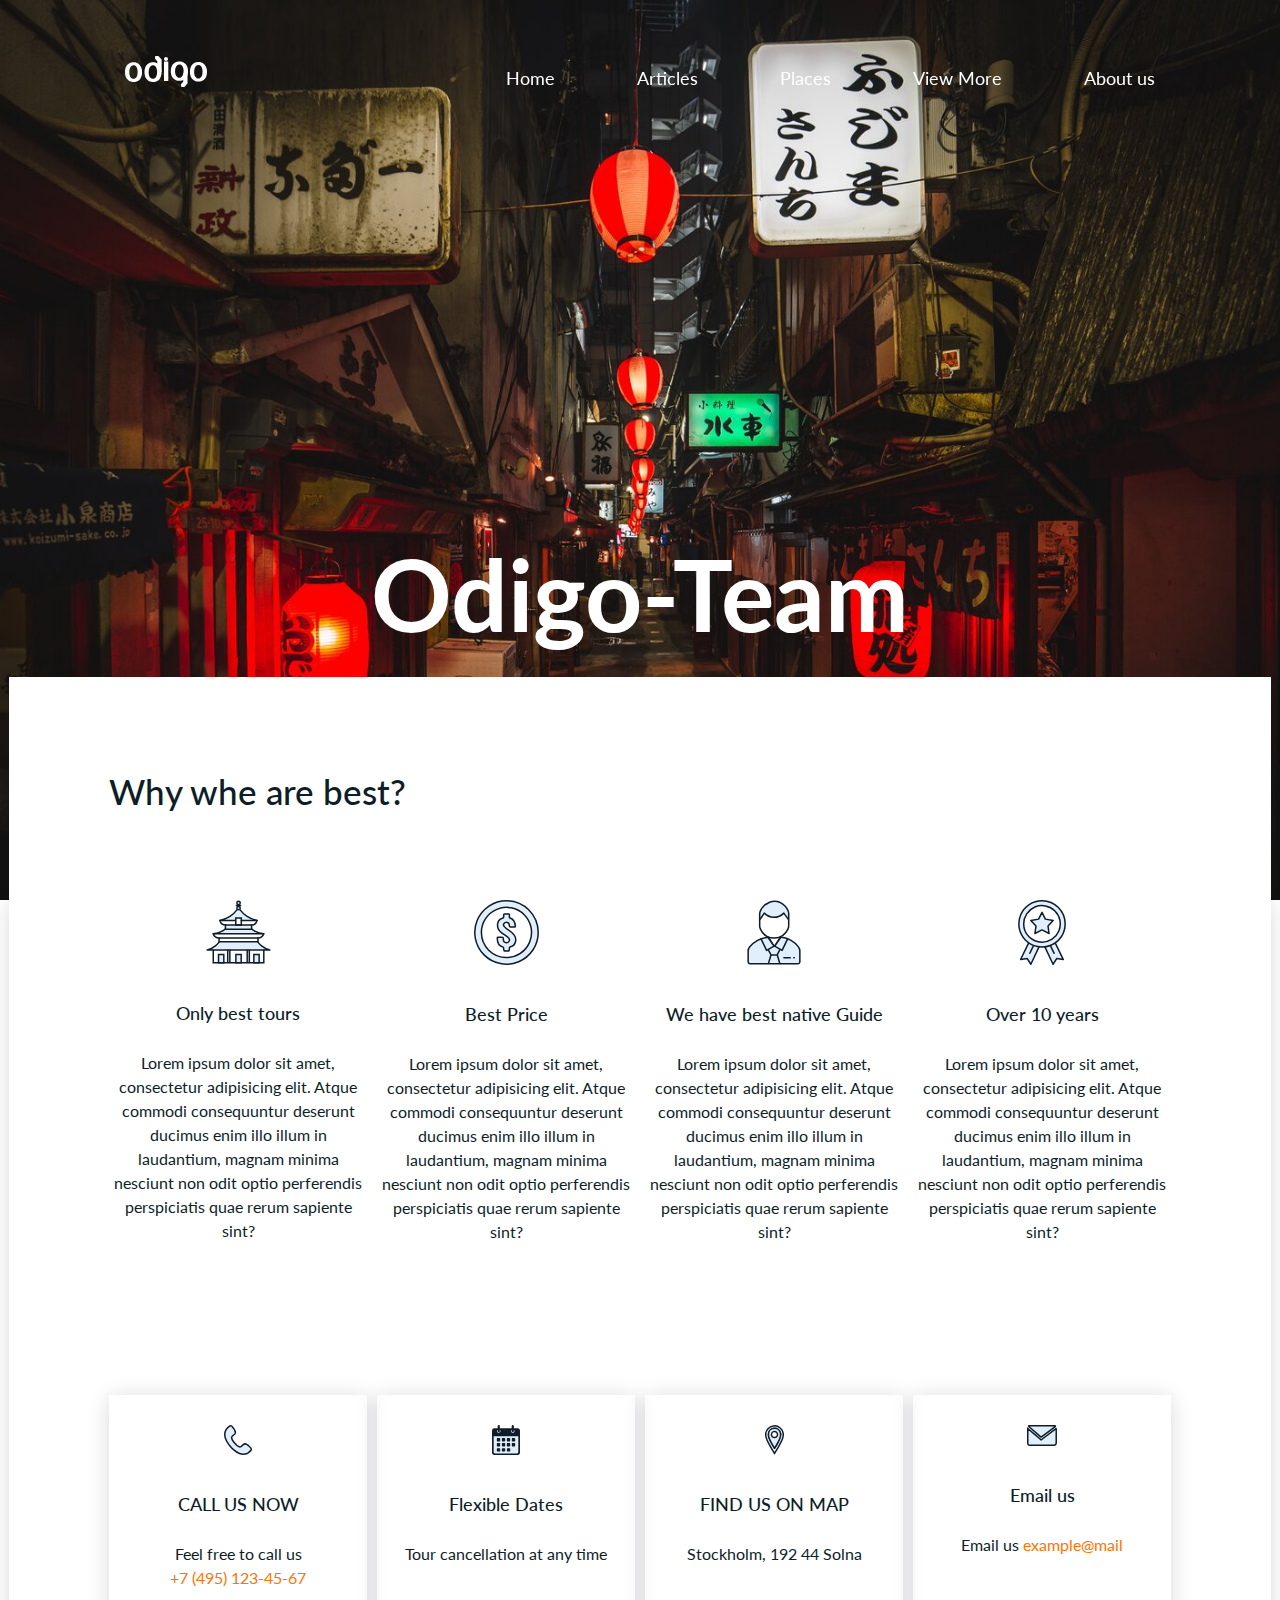
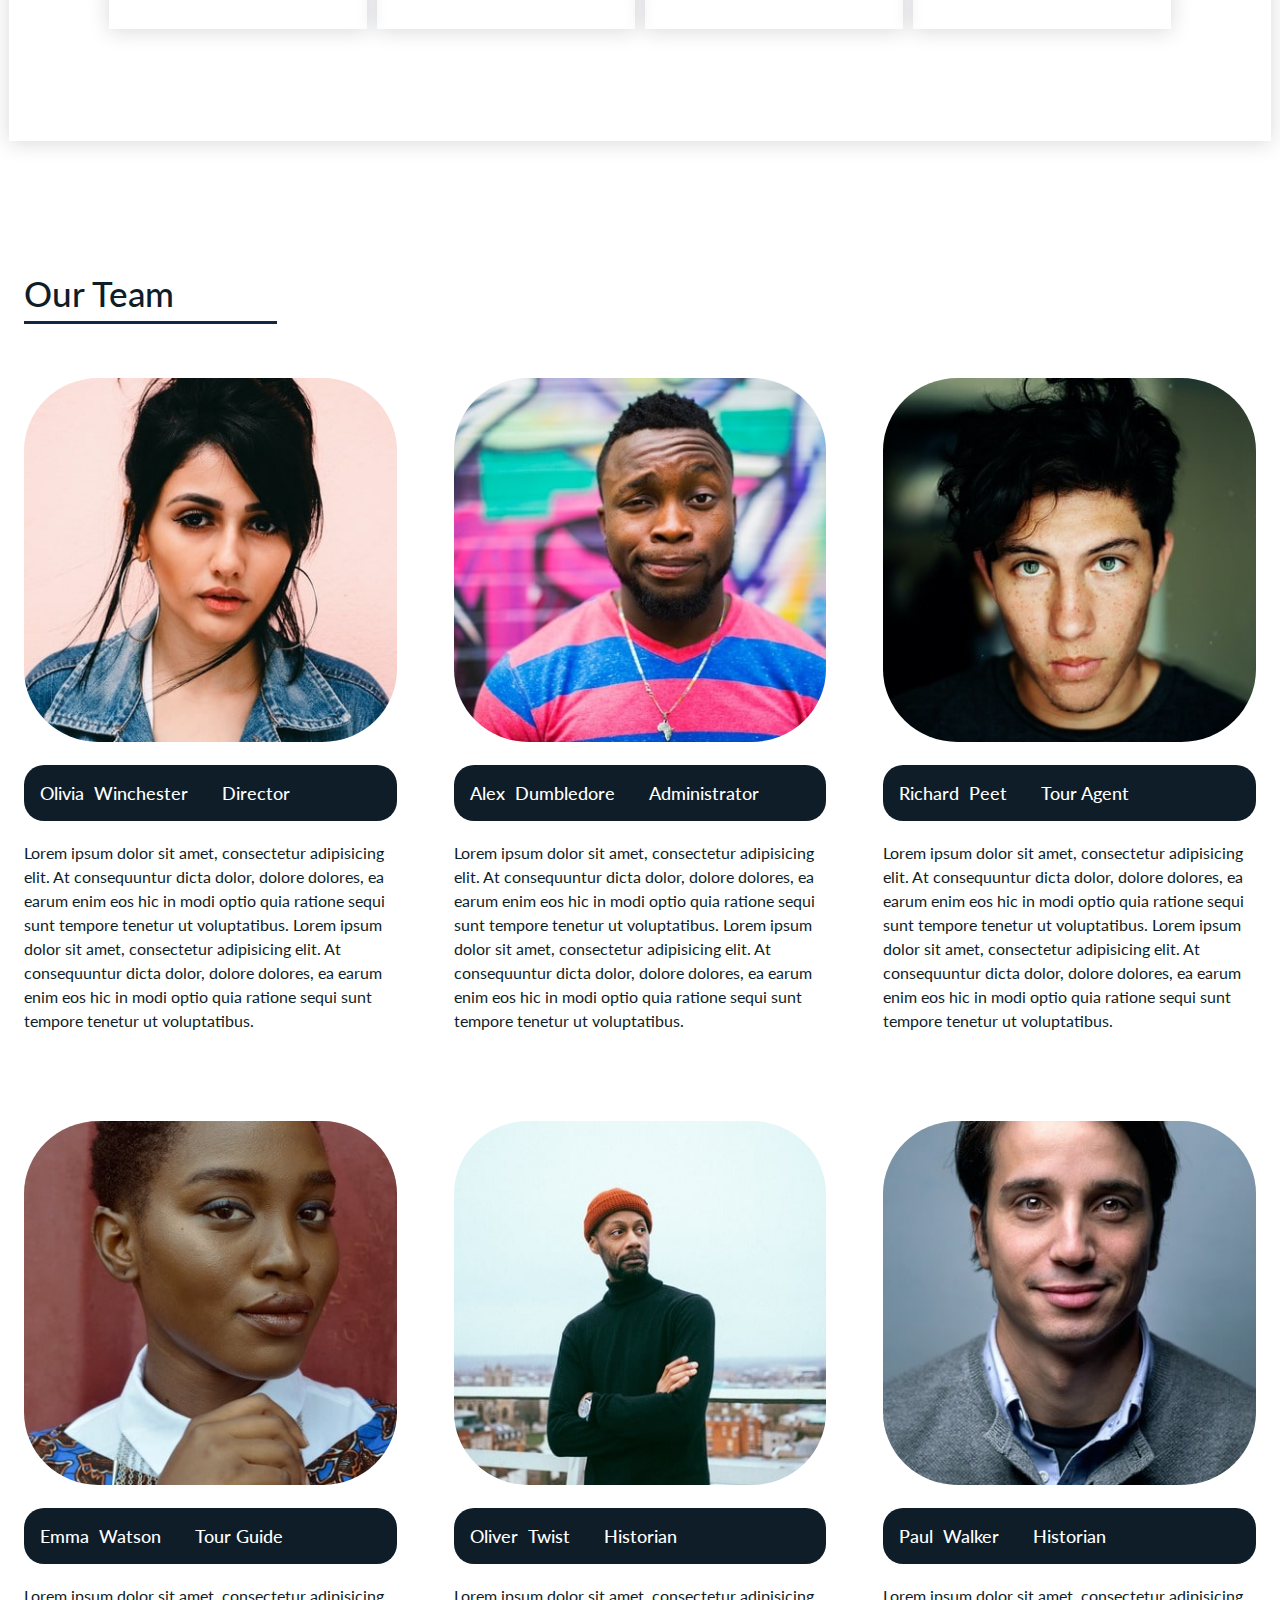
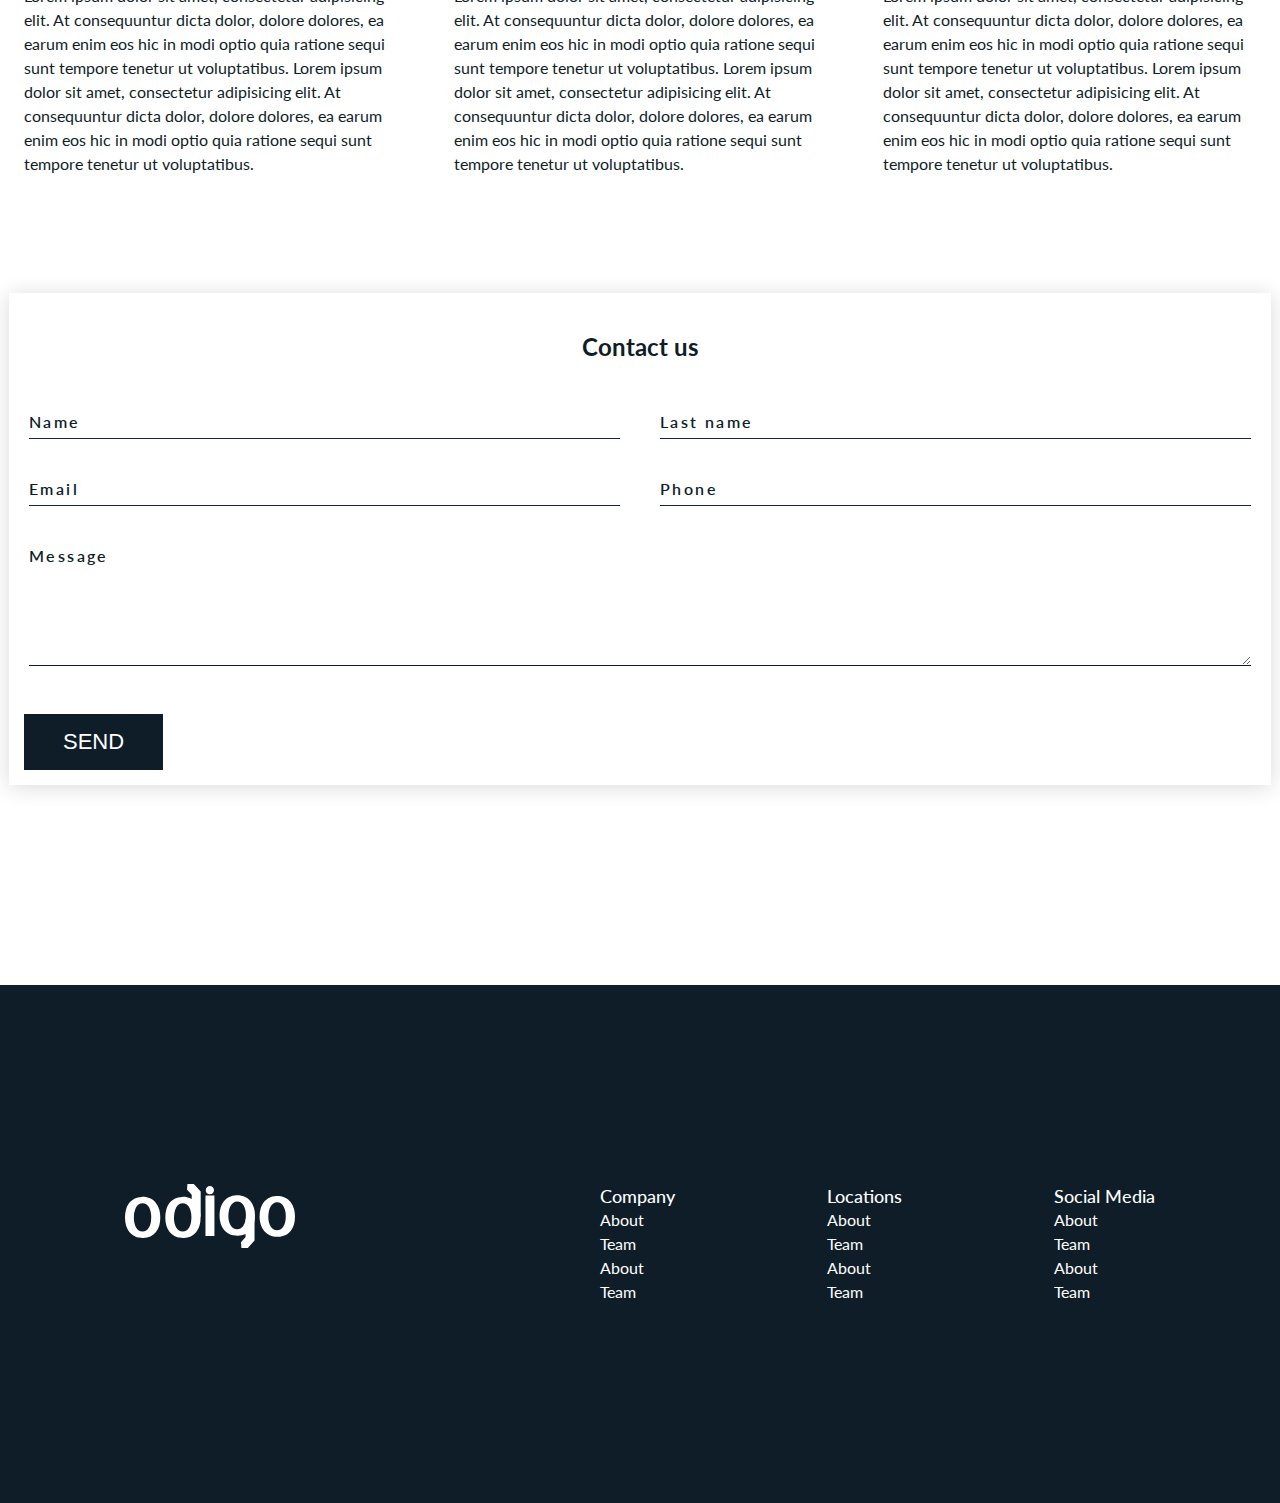
<file: about-us.html>
<!DOCTYPE html>
<html lang="en">
<head>
    <meta charset="UTF-8">
    <meta name="viewport" content="width=device-width, initial-scale=1.0">
    <title>Odigo-Team</title>
    <link rel="stylesheet" href="css-sass/about-us.css">
    <link rel="preconnect" href="https://fonts.googleapis.com">
    <link rel="preconnect" href="https://fonts.gstatic.com" crossorigin>
    <link href="https://fonts.googleapis.com/css2?family=Lato&display=swap" rel="stylesheet">
</head>
<body>

<!-- header -->
<header class="header">
    <div class="wrapper">
        <div class="header_wrapper">
            <div class="header_logo">
                <a href="/" class="header_logo-link">
                    <img src="./images/odigo-Logo.svg" alt="logo-header"
                         class="header_logo-pic">
                </a>
            </div>

            <nav class="header-nav">
                <ul class="header-nav-list">
                    <li class="header-list-item">
                        <a href="index.html" class="header_link js-scroll">Home</a>
                    </li>
                    <li class="header-list-item">
                        <a href="index.html#articles" class="header_link js-scroll">Articles</a>
                    </li>
                    <li class="header-list-item">
                        <a href="index.html#places" class="header_link js-scroll">Places</a>
                    </li>
                    <li class="header-list-item">
                        <a href="about-tours.html" class="header_link js-scroll">View More</a>
                    </li>
                    <li class="header-list-item">
                        <a href="about-us.html" class="header_link js-scroll">About us</a>
                    </li>
                </ul>
                <div class="header-nav-close">
                    <span class="header-nav-close-line"></span>
                    <span class="header-nav-close-line"></span>
                </div>
            </nav>

            <div class="header-burger burger">
                <span class="burger-line burger-line_first"></span>
                <span class="burger-line burger-line_second"></span>
                <span class="burger-line burger-line_third"></span>
            </div>

        </div>
    </div>
</header>
<!-- header end -->

<!-- main -->
<main>
    <!--main intro-->
    <section class="main-intro">
        <div class="wrapper">
            <h2 class="main-intro-title">
                Odigo-Team
            </h2>

        </div>
    </section>
    <!--main intro end-->

    <!-- benefits -->
    <section class="benefits">
        <div class="benefits-wrap">
            <h2 class="benefits-title">
                Why whe are best?
            </h2>


            <div class="benefits-cards">
                <div class="benefits-card">
                    <div class="benefits-card-icons">
                        <img src="./images/about-us-icons/Icons_Blue/Temple_2_blue.svg" alt="Temple" class="benefits-icons">
                    </div>
                    <h3 class="benefits-card-title">
                        Only best tours
                    </h3>
                    <p class="benefits-card-description">
                        Lorem ipsum dolor sit amet, consectetur adipisicing elit. Atque commodi consequuntur deserunt
                        ducimus enim illo illum in laudantium, magnam minima nesciunt non odit optio perferendis
                        perspiciatis quae rerum sapiente sint?
                    </p>

                </div>
                <div class="benefits-card">
                    <div class="benefits-card-icons">
                        <img src="./images/about-us-icons/Icons_Blue/Price_blue.svg" alt="Best Price"
                             class="benefits-icons">
                    </div>
                    <h3 class="benefits-card-title">
                       Best Price
                    </h3>
                    <p class="benefits-card-description">
                        Lorem ipsum dolor sit amet, consectetur adipisicing elit. Atque commodi consequuntur deserunt
                        ducimus enim illo illum in laudantium, magnam minima nesciunt non odit optio perferendis
                        perspiciatis quae rerum sapiente sint?
                    </p>

                </div>
                <div class="benefits-card">
                    <div class="benefits-card-icons">
                        <img src="./images/about-us-icons/Icons_Blue/Guide_blue.svg" alt="Your Personal Japan Guide"
                             class="benefits-icons">
                    </div>
                    <h3 class="benefits-card-title">
                        We have best native Guide
                    </h3>
                    <p class="benefits-card-description">
                        Lorem ipsum dolor sit amet, consectetur adipisicing elit. Atque commodi consequuntur deserunt
                        ducimus enim illo illum in laudantium, magnam minima nesciunt non odit optio perferendis
                        perspiciatis quae rerum sapiente sint?
                    </p>

                </div>
                <div class="benefits-card">
                    <div class="benefits-card-icons">
                        <img src="./images/about-us-icons/Icons_Blue/10_years_blue.svg" alt="10 years"
                             class="benefits-icons">
                    </div>
                    <h3 class="benefits-card-title">
                        Over 10 years
                    </h3>
                    <p class="benefits-card-description">
                        Lorem ipsum dolor sit amet, consectetur adipisicing elit. Atque commodi consequuntur deserunt
                        ducimus enim illo illum in laudantium, magnam minima nesciunt non odit optio perferendis
                        perspiciatis quae rerum sapiente sint?
                    </p>

                </div>

                <div class="info__wrap">
                    <div class="info__card-img">
                        <img src="./images/about-us-icons/Icons_Blue/Phone_blue.svg" alt="Odigo call">
                    </div>
                    <h3 class="info__title">
                        CALL US NOW
                    </h3>
                    <p class="benefits-card-description">
                        Feel free to call us <br> <a href="tel:+74951234567" class="phone">+7 (495) 123-45-67</a>
                    </p>

                </div>
                <div class="info__wrap">
                    <div class="info__card-img">
                        <img src="./images/about-us-icons/Icons_Blue/Calendar_blue.svg" alt="Calendar">
                    </div>
                    <h3 class="info__title">
                        Flexible Dates
                    </h3>
                    <p class="benefits-card-description">
                        Tour cancellation at any time
                    </p>

                </div>
                <div class="info__wrap">
                    <div class="info__card-img">
                        <img src="./images/about-us-icons/Icons_Blue/Location_blue.svg" alt="Map">
                    </div>
                    <h3 class="info__title">
                        FIND US ON MAP
                    </h3>
                    <p class="benefits-card-description">
                        Stockholm, 192 44 Solna
                    </p>

                </div>
                <div class="info__wrap">
                    <div class="info__card-img">
                        <img src="./images/about-us-icons/Icons_Blue/Mail_blue.svg" alt="Welcome to Odigo mail" class="benefits-icons">
                    </div>
                    <h3 class="info__title">
                        Email us
                    </h3>
                    <p class="benefits-card-description">
                      Email us   <a href="mailto:@htmlbook.ru@example.com" class="phone">example@mail</a>
                    </p>

                </div>

            </div>
        </div>
    </section>
    <!-- benefits end -->

    <!-- Tours today -->
    <section class="tours-today">
        <div class="wrapper-main">
            <h2 class="today-title section-title">
                Our Team
            </h2>

            <div class="today-cards">

                <div class="today-card">
                    <div class="today-card-img">
                        <img src="./images/team/team1-min.jpg" alt="NAGOYA" class="today-card-thumb">
                        <div class="today-card-stat">
                            <h3 class="today-card-title">
                                Olivia
                            </h3>
                            <div class="today-card-stat_like">
                            <span class="stat-like-value">
                                Winchester
                            </span>
                            </div>
                            <div class="today-card-stat_comment">
                                <span class="stat-comment-value">
                                    Director
                                </span>
                            </div>
                        </div>
                    </div>
                    <p class="today-card-description">
                        Lorem ipsum dolor sit amet, consectetur adipisicing elit. At consequuntur dicta dolor, dolore
                        dolores, ea earum enim eos hic in modi optio quia ratione sequi sunt tempore tenetur ut
                        voluptatibus.
                        Lorem ipsum dolor sit amet, consectetur adipisicing elit. At consequuntur dicta dolor, dolore
                        dolores, ea earum enim eos hic in modi optio quia ratione sequi sunt tempore tenetur ut
                        voluptatibus.

                    </p>

                </div>

                <div class="today-card">
                    <div class="today-card-img">
                        <img src="./images/team/team2-min.jpg" alt="NIIGATA" class="today-card-thumb">
                        <div class="today-card-stat">
                            <h3 class="today-card-title">
                                Alex
                            </h3>
                            <div class="today-card-stat_like">
                            <span class="stat-like-value">
                                Dumbledore
                            </span>
                            </div>
                            <div class="today-card-stat_comment">
                                <span class="stat-comment-value">
                                   Administrator
                                </span>
                            </div>
                        </div>
                    </div>
                    <p class="today-card-description">
                        Lorem ipsum dolor sit amet, consectetur adipisicing elit. At consequuntur dicta dolor, dolore
                        dolores, ea earum enim eos hic in modi optio quia ratione sequi sunt tempore tenetur ut
                        voluptatibus.
                        Lorem ipsum dolor sit amet, consectetur adipisicing elit. At consequuntur dicta dolor, dolore
                        dolores, ea earum enim eos hic in modi optio quia ratione sequi sunt tempore tenetur ut
                        voluptatibus.

                    </p>
                </div>

                <div class="today-card">
                    <div class="today-card-img">
                        <img src="./images/team/team3-min.jpg" alt="OSAKA" class="today-card-thumb">
                        <div class="today-card-stat">

                            <h3 class="today-card-title">
                                Richard
                            </h3>
                            <div class="today-card-stat_like">
                            <span class="stat-like-value">
                                Peet
                            </span>
                            </div>
                            <div class="today-card-stat_comment">
                                <span class="stat-comment-value">
                                    Tour Agent
                                </span>
                            </div>
                        </div>
                    </div>
                    <p class="today-card-description">
                        Lorem ipsum dolor sit amet, consectetur adipisicing elit. At consequuntur dicta dolor, dolore
                        dolores, ea earum enim eos hic in modi optio quia ratione sequi sunt tempore tenetur ut
                        voluptatibus.
                        Lorem ipsum dolor sit amet, consectetur adipisicing elit. At consequuntur dicta dolor, dolore
                        dolores, ea earum enim eos hic in modi optio quia ratione sequi sunt tempore tenetur ut
                        voluptatibus.

                    </p>
                </div>

                <div class="today-card">
                    <div class="today-card-img">
                        <img src="./images/team/team4-min.jpg" alt="SAITAMA" class="today-card-thumb">
                        <div class="today-card-stat">
                            <h3 class="today-card-title">
                                Emma
                            </h3>
                            <div class="today-card-stat_like">
                            <span class="stat-like-value">
                                Watson
                            </span>
                            </div>
                            <div class="today-card-stat_comment">
                                <span class="stat-comment-value">
                                    Tour Guide
                                </span>
                            </div>
                        </div>
                    </div>
                    <p class="today-card-description">
                        Lorem ipsum dolor sit amet, consectetur adipisicing elit. At consequuntur dicta dolor, dolore
                        dolores, ea earum enim eos hic in modi optio quia ratione sequi sunt tempore tenetur ut
                        voluptatibus.
                        Lorem ipsum dolor sit amet, consectetur adipisicing elit. At consequuntur dicta dolor, dolore
                        dolores, ea earum enim eos hic in modi optio quia ratione sequi sunt tempore tenetur ut
                        voluptatibus.

                    </p>
                </div>

                <div class="today-card">
                    <div class="today-card-img">
                        <img src="./images/team/team5-min.jpg" alt="UENO" class="today-card-thumb">
                        <div class="today-card-stat">
                            <h3 class="today-card-title">
                                Oliver
                            </h3>
                            <div class="today-card-stat_like">
                            <span class="stat-like-value">
                                Twist
                            </span>
                            </div>
                            <div class="today-card-stat_comment">
                                <span class="stat-comment-value">
                                    Historian

                                </span>
                            </div>
                        </div>
                    </div>

                    <p class="today-card-description">
                        Lorem ipsum dolor sit amet, consectetur adipisicing elit. At consequuntur dicta dolor, dolore
                        dolores, ea earum enim eos hic in modi optio quia ratione sequi sunt tempore tenetur ut
                        voluptatibus.
                        Lorem ipsum dolor sit amet, consectetur adipisicing elit. At consequuntur dicta dolor, dolore
                        dolores, ea earum enim eos hic in modi optio quia ratione sequi sunt tempore tenetur ut
                        voluptatibus.

                    </p>
                </div>

                <div class="today-card">
                    <div class="today-card-img">
                        <img src="./images/team/team6-min.jpg" alt="SHIBUYA" class="today-card-thumb">
                        <div class="today-card-stat">
                            <h3 class="today-card-title">
                                Paul
                            </h3>
                            <div class="today-card-stat_like">
                            <span class="stat-like-value">
                               Walker
                            </span>
                            </div>
                            <div class="today-card-stat_comment">
                                <span class="stat-comment-value">
                                 Historian
                                </span>
                            </div>
                        </div>
                    </div>

                    <p class="today-card-description">
                        Lorem ipsum dolor sit amet, consectetur adipisicing elit. At consequuntur dicta dolor, dolore
                        dolores, ea earum enim eos hic in modi optio quia ratione sequi sunt tempore tenetur ut
                        voluptatibus.
                        Lorem ipsum dolor sit amet, consectetur adipisicing elit. At consequuntur dicta dolor, dolore
                        dolores, ea earum enim eos hic in modi optio quia ratione sequi sunt tempore tenetur ut
                        voluptatibus.

                    </p>
                </div>

            </div>
        </div>
    </section>
    <!-- Tours today end -->

    <section class="contacts">
        <div class="container">
            <h2 class="block__title">
                Contact us
            </h2>
            <form class="contacts__form" action="">
                <div class="form__row">
                    <div class="form__group">
                        <input type="text" class="input"  placeholder=" ">
                        <label for="" class="label">
                            Name
                        </label>
                    </div>
                    <div class="form__group">
                        <input type="text" class="input" placeholder=" ">
                        <label for="" class="label">
                            Last name
                        </label>
                    </div>
                </div>
                <!--/form__row-->
                <div class="form__row">
                    <div class="form__group">
                        <input type="email" class="input" placeholder=" ">
                        <label for="" class="label">
                            Email
                        </label>
                    </div>
                    <div class="form__group">
                        <input type="tel" class="input" placeholder=" ">
                        <label for="" class="label">
                            Phone
                        </label>
                    </div>
                </div>
                <!--/form__row-->
                <div class="form__row">
                    <div class="form__group">
                        <textarea class="textarea" placeholder=" " name=""></textarea>
                        <label for="" class="label">
                            Message
                        </label>
                    </div>
                </div>
                <!--/form__row-->
                <button class="search-form-submit">SEND</button>
            </form>
            <!--/contact__form-->
        </div>
        <!--/container-->
    </section>

</main>
<!-- main end -->

<footer>
    <div class="wrapper">
        <div class="footer-item">
            <div class="footer-logo">
                <img src="./images/footer-logo.svg" alt="Discover Amazing places in Japan footer" class="">
            </div>
            <nav class="footer-nav">
                <ul class="footer-menu">
                    <li class="footer-menu-item">
                        <h3 class="footer-menu-title">
                            Company
                        </h3>
                    </li>
                    <li class="footer-menu-item">
                        <a href="#" class="footer-menu-link">About</a>
                    </li>
                    <li class="footer-menu-item">
                        <a href="#" class="footer-menu-link">Team</a>
                    </li>
                    <li class="footer-menu-item">
                        <a href="#" class="footer-menu-link">About</a>
                    </li>
                    <li class="footer-menu-item">
                        <a href="#" class="footer-menu-link">Team</a>
                    </li>
                </ul>
                <ul class="footer-menu">
                    <li class="footer-menu-item">
                        <h3 class="footer-menu-title">
                            Locations
                        </h3>
                    </li>
                    <li class="footer-menu-item">
                        <a href="#" class="footer-menu-link">About</a>
                    </li>
                    <li class="footer-menu-item">
                        <a href="#" class="footer-menu-link">Team</a>
                    </li>
                    <li class="footer-menu-item">
                        <a href="#" class="footer-menu-link">About</a>
                    </li>
                    <li class="footer-menu-item">
                        <a href="#" class="footer-menu-link">Team</a>
                    </li>
                </ul>
                <ul class="footer-menu">
                    <li class="footer-menu-item">
                        <h3 class="footer-menu-title">
                            Social Media
                        </h3>
                    </li>
                    <li class="footer-menu-item">
                        <a href="#" class="footer-menu-link">About</a>
                    </li>
                    <li class="footer-menu-item">
                        <a href="#" class="footer-menu-link">Team</a>
                    </li>
                    <li class="footer-menu-item">
                        <a href="#" class="footer-menu-link">About</a>
                    </li>
                    <li class="footer-menu-item">
                        <a href="#" class="footer-menu-link">Team</a>
                    </li>
                </ul>
            </nav>
        </div>
    </div>

</footer>

<script src="js/main.js"></script>
</body>
</html>
</file>
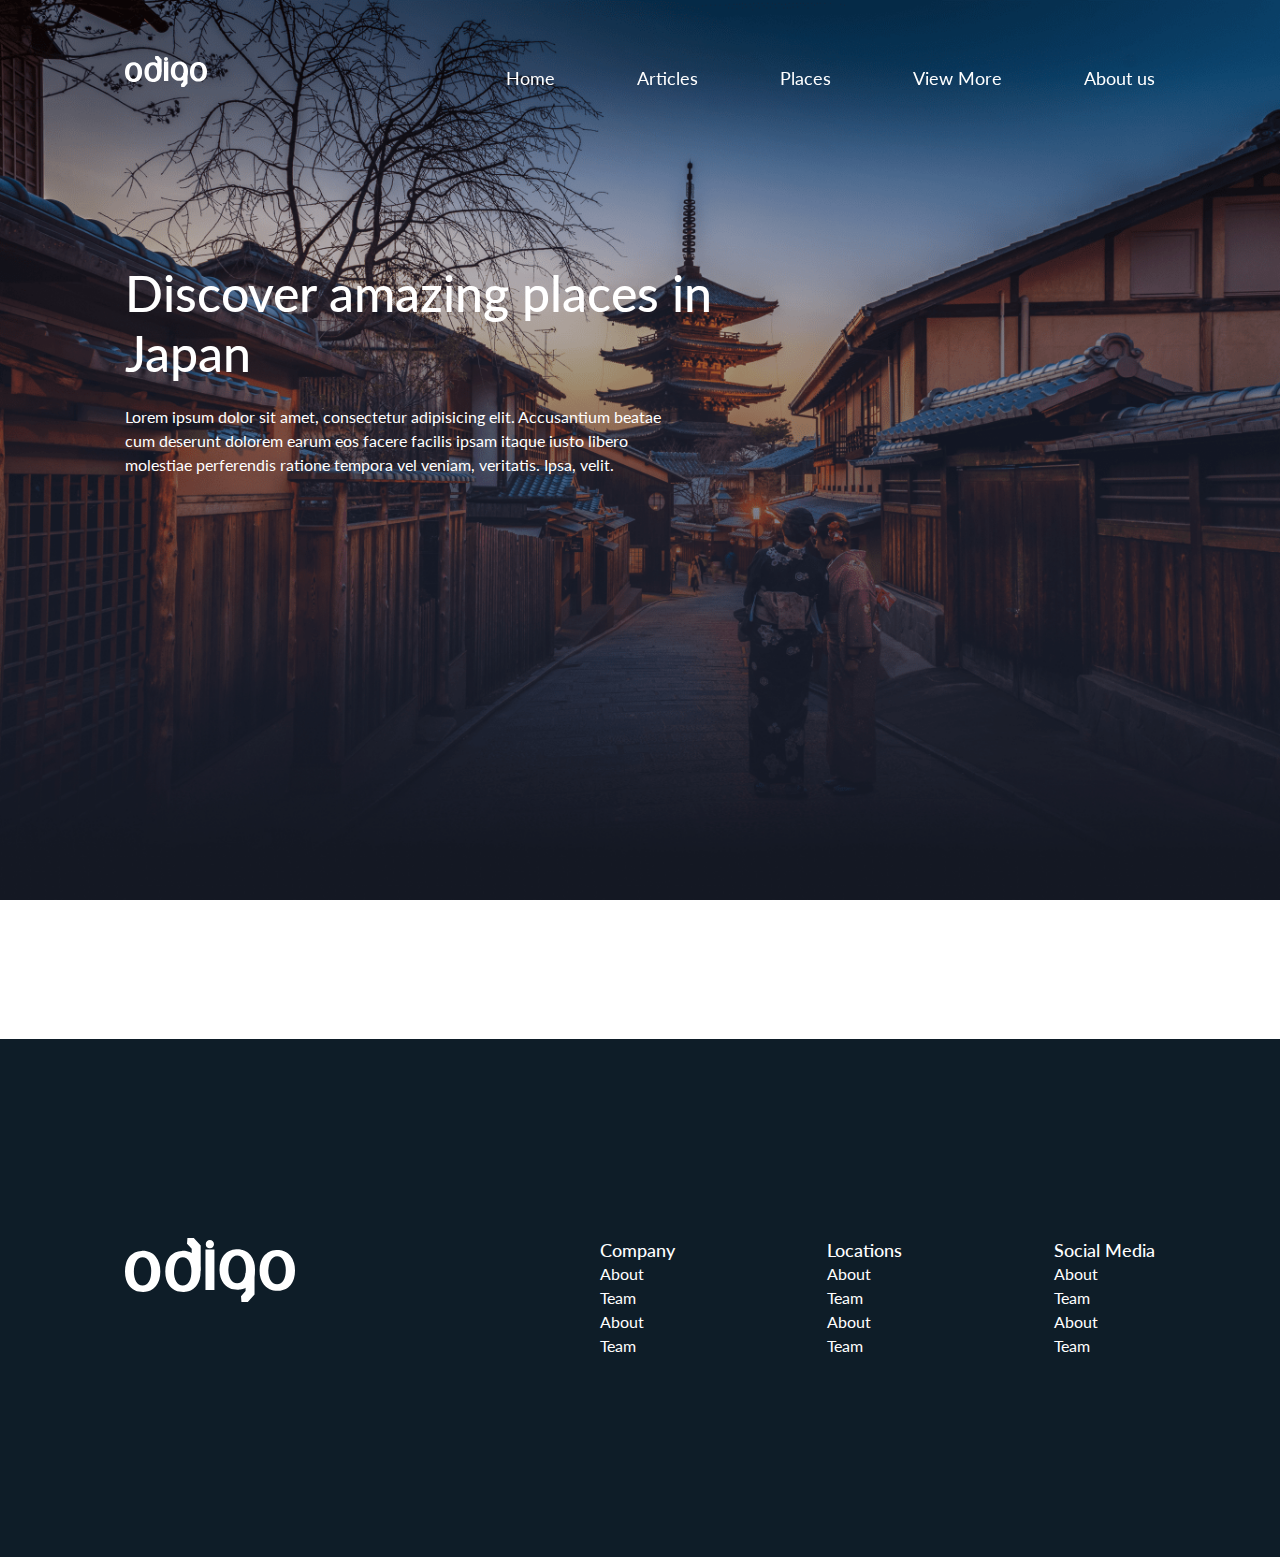
<file: single-test.html>
<!DOCTYPE html>
<html lang="en">
<head>
    <meta charset="UTF-8">
    <meta name="viewport" content="width=device-width, initial-scale=1.0">
    <title>Single Page</title>
    <link rel="stylesheet" href="css-sass/single.css">
    <link rel="preconnect" href="https://fonts.googleapis.com">
    <link rel="preconnect" href="https://fonts.gstatic.com" crossorigin>
    <link href="https://fonts.googleapis.com/css2?family=Lato&display=swap" rel="stylesheet">
</head>
<body>

<!-- header -->
<header class="header">
    <div class="wrapper">
        <div class="header_wrapper">
            <div class="header_logo">
                <a href="/" class="header_logo-link">
                    <img src="./images/odigo-Logo.svg" alt="logo-header"
                         class="header_logo-pic">
                </a>
            </div>

            <nav class="header-nav">
                <ul class="header-nav-list">
                    <li class="header-list-item">
                        <a href="index.html" class="header_link js-scroll">Home</a>
                    </li>
                    <li class="header-list-item">
                        <a href="index.html#articles" class="header_link js-scroll">Articles</a>
                    </li>
                    <li class="header-list-item">
                        <a href="index.html#places" class="header_link js-scroll">Places</a>
                    </li>
                    <li class="header-list-item">
                        <a href="about-tours.html" class="header_link js-scroll">View More</a>
                    </li>
                    <li class="header-list-item">
                        <a href="about-us.html" class="header_link js-scroll">About us</a>
                    </li>
                </ul>
                <div class="header-nav-close">
                    <span class="header-nav-close-line"></span>
                    <span class="header-nav-close-line"></span>
                </div>
            </nav>

            <div class="header-burger burger">
                <span class="burger-line burger-line_first"></span>
                <span class="burger-line burger-line_second"></span>
                <span class="burger-line burger-line_third"></span>
            </div>

        </div>
    </div>
</header>
<!-- header end -->

<!-- main -->
<main>
    <!--main intro-->
    <section class="main-intro">
        <div class="wrapper">
            <h2 class="main-intro-title">
                Discover amazing places in Japan
            </h2>

            <p class="main-intro-subtitle">
                Lorem ipsum dolor sit amet, consectetur adipisicing elit. Accusantium beatae cum deserunt dolorem earum
                eos facere facilis ipsam itaque iusto libero molestiae perferendis ratione tempora vel veniam,
                veritatis. Ipsa, velit.
            </p>
        </div>
    </section>
    <!--main intro end-->

    <!-- Tours -->
    <section class="tours">
        <div class="wrapper-main">

        </div>
    </section>
    <!-- Tours end -->
</main>
<!-- main end -->

<footer>
    <div class="wrapper">
        <div class="footer-item">
            <div class="footer-logo">
                <img src="./images/footer-logo.svg" alt="Discover Amazing places in Japan footer" class="">
            </div>
            <nav class="footer-nav">
                <ul class="footer-menu">
                    <li class="footer-menu-item">
                        <h3 class="footer-menu-title">
                            Company
                        </h3>
                    </li>
                    <li class="footer-menu-item">
                        <a href="#" class="footer-menu-link">About</a>
                    </li>
                    <li class="footer-menu-item">
                        <a href="#" class="footer-menu-link">Team</a>
                    </li>
                    <li class="footer-menu-item">
                        <a href="#" class="footer-menu-link">About</a>
                    </li>
                    <li class="footer-menu-item">
                        <a href="#" class="footer-menu-link">Team</a>
                    </li>
                </ul>
                <ul class="footer-menu">
                    <li class="footer-menu-item">
                        <h3 class="footer-menu-title">
                            Locations
                        </h3>
                    </li>
                    <li class="footer-menu-item">
                        <a href="#" class="footer-menu-link">About</a>
                    </li>
                    <li class="footer-menu-item">
                        <a href="#" class="footer-menu-link">Team</a>
                    </li>
                    <li class="footer-menu-item">
                        <a href="#" class="footer-menu-link">About</a>
                    </li>
                    <li class="footer-menu-item">
                        <a href="#" class="footer-menu-link">Team</a>
                    </li>
                </ul>
                <ul class="footer-menu">
                    <li class="footer-menu-item">
                        <h3 class="footer-menu-title">
                            Social Media
                        </h3>
                    </li>
                    <li class="footer-menu-item">
                        <a href="#" class="footer-menu-link">About</a>
                    </li>
                    <li class="footer-menu-item">
                        <a href="#" class="footer-menu-link">Team</a>
                    </li>
                    <li class="footer-menu-item">
                        <a href="#" class="footer-menu-link">About</a>
                    </li>
                    <li class="footer-menu-item">
                        <a href="#" class="footer-menu-link">Team</a>
                    </li>
                </ul>
            </nav>
        </div>
    </div>

</footer>


<script src="js/handle.js"></script>
<script src="js/main.js"></script>
</body>
</html>
</file>
<file: css-sass/style.css>
html {
  box-sizing: border-box;
}

* {
  box-sizing: inherit;
  margin: 0;
  padding: 0;
}
*::before, *::after {
  box-sizing: inherit;
}

body {
  font-family: "Lato", sans-serif;
  font-style: normal;
  font-size: 16px;
  font-weight: normal;
  line-height: 1.2;
  color: #102746;
}

img {
  max-width: 100%;
  height: auto;
}

.wrapper {
  max-width: 1060px;
  margin: 0 auto;
  padding: 0 15px;
}

.wrapper-main {
  max-width: 1262px;
  margin: 0 auto;
  padding: 0 15px;
}

/* header */
header {
  position: fixed;
  top: 0;
  left: 0;
  width: 100%;
  transition: 0.2s linear;
  padding-bottom: 20px;
  z-index: 999;
}

.header-scroll {
  background: #0E1D28;
}

.header_wrapper {
  padding-top: 56px;
  display: flex;
  flex-wrap: wrap;
  align-items: flex-end;
  justify-content: space-between;
}

.header-nav-list {
  display: flex;
  flex-wrap: wrap;
}

.header-list-item {
  margin-right: 82px;
}
.header-list-item:last-child {
  margin-right: 0;
}

li {
  list-style-type: none;
}

.header_link {
  text-decoration: none;
  font-weight: 400;
  font-size: 18px;
  line-height: 24px;
  color: #FFFFFF;
}
.header_link:hover, .header_link:focus, .header_link:active {
  opacity: 0.75;
  color: #FF7400;
}

.header-burger {
  display: none;
  width: 40px;
  height: 28px;
  position: relative;
}

.burger-line {
  position: absolute;
  display: block;
  left: 0;
  width: 100%;
  height: 2px;
  background: white;
}

.burger-line_first {
  top: 0;
}

.burger-line_second {
  top: 50%;
  transform: translateY(-50%);
}

.burger-line_third {
  bottom: 0;
}

/* header end */
/* main start */
.main-intro {
  min-height: 100vh;
  background: url("../images/bg-main-min.png") no-repeat center;
  background-size: cover;
  padding-top: 263px;
  padding-bottom: 223px;
}

.main-intro-title {
  max-width: 619px;
  font-weight: 500;
  font-size: 50px;
  line-height: 60px;
  color: white;
  margin-bottom: 22px;
}

.main-intro-subtitle {
  max-width: 546px;
  font-size: 16px;
  line-height: 24px;
  color: white;
  margin-bottom: 59px;
}

.search-form-info {
  display: flex;
  flex-wrap: wrap;
}

.search-form-field {
  outline: none;
  width: 297px;
  background: transparent url(../images/Oval.svg) no-repeat left 6px;
  background-size: 20px;
  border: 0;
  border-bottom: 2px solid #BFC0C5;
  margin-right: 60px;
  padding-left: 43px;
  padding-bottom: 22px;
  font-weight: 500;
  font-size: 18px;
  color: white;
}
.search-form-field::placeholder {
  font-weight: 500;
  font-size: 18px;
  opacity: 1;
  color: #FFFFFF;
}

.search-form-submit {
  padding: 15px 39px;
  text-transform: uppercase;
  font-weight: 500;
  font-size: 22px;
  color: white;
  background: #0E1D28;
  border: 0;
}
.search-form-submit:hover, .search-form-submit:focus, .search-form-submit:active {
  background: #FF7400;
}

/* main end */
.benefits {
  margin-bottom: 131px;
}

.benefits-wrap {
  max-width: 1262px;
  background-color: white;
  margin: 0 auto;
  box-shadow: 0 2px 20px rgba(21, 24, 36, 0.15993);
  position: relative;
}

.benefits-cards {
  display: grid;
  grid-template-columns: repeat(3, 1fr);
  column-gap: 55px;
  padding: 0 100px;
}

.benefits-title {
  width: 100%;
  position: absolute;
  font-weight: 500;
  font-size: 35px;
  line-height: 42px;
  padding: 93px 100px 88px 100px;
  top: 0;
  left: 0;
  transform: translateY(-100%);
  background-color: white;
}

.benefits-card {
  margin: auto 0 0 0;
  padding-bottom: 112px;
  grid-column: span 1;
}

.benefits-mouthpiece {
  margin-bottom: 8px;
}

.benefits-card-icons {
  margin-bottom: 37px;
  display: flex;
  justify-content: center;
}

.benefits-card-thumb {
  display: block;
}

.benefits-card-title {
  text-align: center;
  font-weight: 500;
  font-size: 18px;
  line-height: 24px;
  margin-bottom: 26px;
}

.benefits-card-description {
  font-size: 16px;
  line-height: 24px;
  margin-bottom: 39px;
}

.benefits-card-more {
  display: flex;
  color: #0E1D28;
  text-decoration: none;
  padding-right: 59px;
  font-size: 16px;
  line-height: 24px;
  background: url("../images/benefits-card/arrow.svg") no-repeat 95% center;
  transition: 0.2s all;
}
.benefits-card-more:hover, .benefits-card-more:focus {
  color: #FF7400;
  background: url("../images/benefits-card/arrow.svg") no-repeat right center;
}

/*end benefits */
/* places */
.places {
  margin-bottom: 121px;
}

.section-title {
  font-weight: 500;
  font-size: 35px;
  line-height: 42px;
  position: relative;
  padding-bottom: 10px;
}
.section-title::after {
  content: "";
  display: block;
  width: 253px;
  height: 3px;
  background-color: #0E1D28;
  position: absolute;
  left: 0;
  bottom: 0;
}

.places-position {
  display: flex;
  flex-wrap: wrap;
  align-items: center;
  justify-content: space-between;
  margin-bottom: 36px;
}

.places-view-all {
  font-size: 16px;
  color: #102746;
  text-decoration: none;
  background: url("../images/benefits-card/arrow.svg") no-repeat right center;
  padding-right: 59px;
}
.places-view-all:hover, .places-view-all:focus {
  color: #D67E35;
}

.places-title {
  margin-right: 15px;
}

.places-cards {
  display: grid;
  grid-template-columns: repeat(6, 1fr);
  column-gap: 10px;
  row-gap: 10px;
}

.places-card {
  position: relative;
  overflow: hidden;
}
.places-card:hover .places-card-pictures {
  transform: scale(1.05);
}
.places-card::after {
  display: block;
  content: "";
  width: 100%;
  height: 100%;
  background-color: rgba(21, 24, 36, 0.4);
  position: absolute;
  top: 0;
  left: 0;
  z-index: 2;
}

.places-card-title {
  font-size: 50px;
  line-height: 60px;
  color: white;
  position: absolute;
  bottom: 27px;
  left: 29px;
  z-index: 3;
}

.places-card-size-lg {
  grid-column: span 3;
}

.places-card-size-sm {
  grid-column: span 2;
}

.places-card-pictures {
  transition: 0.15s all;
  width: 100%;
  height: 354px;
  object-fit: cover;
}

.places-card-link {
  position: absolute;
  top: 0;
  left: 0;
  width: 100%;
  height: 100%;
  z-index: 4;
}

/* places end */
/* tours */
.tours {
  margin-bottom: 139px;
}

.wrapper-tours {
  display: grid;
  grid-template-columns: repeat(2, 1fr);
  column-gap: 108px;
  align-items: center;
  margin-bottom: 77px;
}

.tour-info {
  padding-left: 47px;
}

.tour-title {
  font-weight: 500;
  font-size: 30px;
  line-height: 40px;
  margin-bottom: 85px;
}

.tour-description {
  font-weight: 400;
  font-size: 16px;
  line-height: 24px;
  margin-bottom: 58px;
}

.tour-more {
  font-size: 16px;
  color: #0E1D28;
  text-decoration: none;
  background: url("../images/benefits-card/arrow.svg") no-repeat right center;
  padding-right: 59px;
}

.tour-img:hover {
  transform: scale(1.05);
}

.tour-more:hover, .tour-more:focus {
  color: #FF7400;
}

/* tours end */
/* tours-today */
.tours-today {
  margin-bottom: 86px;
}

.today-title {
  margin-bottom: 54px;
}

.today-card {
  display: flex;
  flex-direction: column;
  grid-column: span 2;
}

.today-cards {
  display: grid;
  grid-template-columns: repeat(6, 1fr);
  column-gap: 57px;
  row-gap: 57px;
}

.today-card-img {
  position: relative;
  margin-bottom: 45px;
}

.today-card-stat {
  display: flex;
  flex-wrap: wrap;
  align-items: center;
  position: absolute;
  bottom: 0;
  left: 0;
  width: 100%;
  justify-content: flex-end;
  padding: 16px 25px;
}

.today-card-title {
  margin: 0 auto 0 0;
  font-weight: 500;
  font-size: 18px;
  line-height: 24px;
  color: #FFFFFF;
}

.today-card-stat_like {
  font-weight: 500;
  font-size: 18px;
  line-height: 24px;
  color: #FFFFFF;
  padding-right: 20px;
  margin-right: 14px;
  background: url("../images/today-tour/statistics_icon/like.svg") no-repeat right;
}

.today-card-stat_comment {
  font-weight: 500;
  font-size: 18px;
  line-height: 24px;
  color: #FFFFFF;
  padding-right: 23px;
  background: url("../images/today-tour/statistics_icon/comment.svg") no-repeat right;
}

.today-card-description {
  font-weight: 400;
  font-size: 16px;
  line-height: 24px;
  margin-bottom: 31px;
}

.today-card-more {
  margin: auto 0 0 0;
  width: 118px;
  text-decoration: none;
  padding: 12px 19px;
  text-transform: uppercase;
  font-weight: 500;
  font-size: 16px;
  color: white;
  background: #0E1D28;
  border: 0;
}
.today-card-more:hover, .today-card-more:focus, .today-card-more:active {
  background: #FF7400;
}

.today-card-thumb:hover {
  transform: scale(1.05);
}

/* tours-today end */
/* Videos */
.videos {
  width: 100%;
  margin-bottom: 86px;
}

.wrapper-videos {
  max-width: 1440px;
  margin: 0 auto;
  position: relative;
}

.videos-item {
  padding-top: 56.25%;
}

.video-element {
  position: absolute;
  top: 0;
  left: 0;
  width: 100%;
  height: 100%;
  border: 0;
}

/* Videos end */
/* footer */
footer {
  background: #0E1D28;
  padding: 199px 0;
}

.footer-item {
  display: flex;
  flex-wrap: wrap;
}

.footer-logo {
  flex-grow: 1;
}

.footer-nav {
  display: flex;
  flex-wrap: wrap;
  flex-grow: 1;
  justify-content: space-between;
}

.footer-menu-title {
  font-weight: 500;
  font-size: 18px;
  line-height: 24px;
  color: #FFFFFF;
}

.footer-menu-link {
  font-weight: 400;
  font-size: 16px;
  line-height: 24px;
  text-decoration: none;
  color: #FFFFFF;
}
.footer-menu-link:hover, .footer-menu-link:focus, .footer-menu-link:active {
  color: #FF7400;
}

/* footer  end */
/* Media */
@media screen and (max-width: 960px) {
  /* header */
  .search-form-field {
    margin-bottom: 25px;
  }
  /* header end */
  /* Benefits */
  .benefits {
    margin-bottom: 75px;
  }
  .benefits-card {
    margin-bottom: 30px;
  }
  .benefits-wrap {
    box-shadow: none;
  }
  .benefits-card {
    padding: 0 15px;
    column-gap: 35px;
  }
  .benefits-title {
    padding: 55px 15px;
  }
  /* Benefits  end */
  /* Places */
  .places-card-size-lg, .places-card-size-sm {
    grid-column: span 6;
  }
  /* Places  end */
  /* Tours */
  .wrapper-tours {
    gap: 35px;
  }
  .tour-info {
    padding-left: 0;
  }
  .tour-title, .tour-description {
    margin-bottom: 15px;
  }
  /* Tours end */
  /* Today-tours */
  .today-cards {
    column-gap: 25px;
    row-gap: 55px;
  }
  .today-card {
    grid-column: span 3;
  }
  .today-card-img {
    margin-bottom: 25px;
  }
  /* Today-tours end */
  footer {
    padding: 60px 0;
  }
}
@media screen and (max-width: 767px) {
  /* Titles */
  .section-title {
    margin-bottom: 25px;
  }
  .section-title::after {
    width: 78px;
  }
  /* Titles end */
  /* header */
  .header_wrapper {
    padding-top: 28px;
  }
  /* burger */
  .header-burger {
    display: block;
  }
  .header-nav {
    position: fixed;
    width: 100%;
    height: 100%;
    top: 0;
    left: 0;
    background: #0E1D28;
    z-index: 10;
    padding: 75px;
    transform: translateX(100%);
    transition: 0.2s linear;
  }
  .header-nav-active {
    transform: translateX(0);
  }
  .header-list-item {
    width: 100%;
    margin-right: 0;
    margin-bottom: 30px;
  }
  .header-list-item:last-child {
    margin-bottom: 0;
  }
  .header_link {
    font-size: 42px;
    line-height: 48px;
  }
  .header-nav-close {
    position: absolute;
    width: 40px;
    height: 40px;
    top: 20px;
    right: 20px;
    z-index: 11;
  }
  .header-nav-close-line {
    width: 100%;
    display: block;
    top: 50%;
    height: 2px;
    background: white;
    position: absolute;
  }
  .header-nav-close-line:first-child {
    transform: translateY(-50%) rotate(45deg);
  }
  .header-nav-close-line:last-child {
    transform: translateY(-50%) rotate(-45deg);
  }
  /* burger  end */
  /* header  end */
  /* intro */
  .main-intro {
    padding-top: 125px;
  }
  .main-intro-title {
    font-size: 32px;
    line-height: 48px;
  }
  .main-intro-subtitle {
    font-size: 16px;
  }
  .search-form-field {
    margin-right: 0;
    width: 100%;
    padding-bottom: 12px;
    background: transparent url(../images/Oval.svg) no-repeat left 2px;
  }
  .search-form-field::placeholder {
    font-size: 16px;
  }
  .search-form-submit {
    width: 100%;
  }
  /* intro end */
  /* Benefits */
  .benefits {
    margin-bottom: 36px;
  }
  .benefits-cards {
    padding: 0;
  }
  .benefits-card {
    grid-column: span 3;
    margin-bottom: 40px;
  }
  .benefits-card-icons {
    margin-bottom: 20px;
  }
  .benefits-card-title {
    margin-bottom: 12px;
  }
  .benefits-card-description {
    margin-bottom: 20px;
  }
  /* Benefits end */
  /* Places */
  .places {
    margin-bottom: 76px;
  }
  .places-card-pictures-size-lg, .places-card-pictures-size-sm {
    height: 230px;
  }
  .places-view-all {
    margin-bottom: 25px;
  }
  .places-position {
    margin-bottom: 0;
  }
  /*Places end */
  /* Tours */
  .tours {
    margin-bottom: 76px;
  }
  .wrapper-tours {
    margin-bottom: 50px;
  }
  .tour-img {
    margin-bottom: 12px;
    grid-column: span 2;
  }
  .tour-info {
    grid-column: span 2;
  }
  .tour-mobile {
    grid-row-start: -1;
  }
  /* Tours end */
  /* Today Tours */
  .tours-today {
    margin-bottom: 76px;
  }
  .today-card {
    grid-column: span 6;
  }
  .today-card-stat {
    max-width: 386px;
  }
  .today-card-description {
    margin-bottom: 15px;
  }
  /* Today Tours end */
  /* footer */
  .footer-logo {
    width: 100%;
    margin-bottom: 24px;
  }
  .footer-nav {
    width: 100%;
  }
  .footer-menu {
    width: 50%;
    margin-bottom: 24px;
  }
}
/* footer end */
@media screen and (max-width: 500px) {
  .header-nav {
    padding: 75px 30px;
  }
}
/* Media end */

/*# sourceMappingURL=style.css.map */
</file>
<file: css-sass/about-tours.css>
html {
  box-sizing: border-box;
}

* {
  box-sizing: inherit;
  margin: 0;
  padding: 0;
}
*::before, *::after {
  box-sizing: inherit;
}

.section-title {
  font-weight: 500;
  font-size: 35px;
  line-height: 42px;
  position: relative;
  padding-bottom: 10px;
}
.section-title::after {
  content: "";
  display: block;
  width: 253px;
  height: 3px;
  background-color: #0E1D28;
  position: absolute;
  left: 0;
  bottom: 0;
}

body {
  font-family: "Lato", sans-serif;
  font-style: normal;
  font-size: 16px;
  font-weight: normal;
  line-height: 1.2;
  color: #0E1D28;
}

img {
  max-width: 100%;
  height: auto;
}

.wrapper {
  max-width: 1060px;
  margin: 0 auto;
  padding: 0 15px;
}

.wrapper-main {
  max-width: 1262px;
  margin: 0 auto;
  padding: 0 15px;
}

/* header */
header {
  position: fixed;
  top: 0;
  left: 0;
  width: 100%;
  transition: 0.2s linear;
  padding-bottom: 20px;
  z-index: 999;
}

.header-scroll {
  background: #0E1D28;
}

.header_wrapper {
  padding-top: 56px;
  display: flex;
  flex-wrap: wrap;
  align-items: flex-end;
  justify-content: space-between;
}

.header-nav-list {
  display: flex;
  flex-wrap: wrap;
}

.header-list-item {
  margin-right: 82px;
}
.header-list-item:last-child {
  margin-right: 0;
}

li {
  list-style-type: none;
}

.header_link {
  text-decoration: none;
  font-weight: 400;
  font-size: 18px;
  line-height: 24px;
  color: #FFFFFF;
}
.header_link:hover, .header_link:focus, .header_link:active {
  opacity: 0.75;
  color: orange;
}

.header-burger {
  display: none;
  width: 40px;
  height: 28px;
  position: relative;
}

.burger-line {
  position: absolute;
  display: block;
  left: 0;
  width: 100%;
  height: 2px;
  background: white;
}

.burger-line_first {
  top: 0;
}

.burger-line_second {
  top: 50%;
  transform: translateY(-50%);
}

.burger-line_third {
  bottom: 0;
}

/* header end */
/* main start */
.main-intro {
  min-height: 800px;
  background: url("../images/bg2.jpg") no-repeat center;
  background-size: cover;
  padding-top: 263px;
  padding-bottom: 223px;
}

.main-intro-title {
  max-width: 619px;
  font-weight: 500;
  font-size: 50px;
  line-height: 60px;
  color: white;
  margin-bottom: 22px;
}

.main-intro-subtitle {
  max-width: 546px;
  font-size: 16px;
  line-height: 24px;
  color: white;
  margin-bottom: 59px;
}

.main-today-place {
  margin-top: 150px;
}

.main-today-title {
  margin-bottom: 54px;
}

.main-today-card {
  display: flex;
  flex-direction: row;
  grid-column: span 1;
}

.main-today-cards {
  display: grid;
  grid-template-columns: repeat(3, 1fr);
  column-gap: 57px;
  row-gap: 57px;
}

.main-today-card-img {
  position: relative;
  margin-bottom: 45px;
}

.main-card-thumb {
  border-radius: 50%;
}

/* main end */
/* tours-today */
.location-tour {
  margin-bottom: 86px;
}

.location-title {
  margin-bottom: 40px;
  margin-top: 40px;
}

.location-card {
  display: flex;
  flex-direction: column;
  grid-column: span 2;
}

.location-cards {
  display: grid;
  grid-template-columns: repeat(6, 1fr);
  column-gap: 57px;
  row-gap: 57px;
}

.location-card-img {
  position: relative;
  margin-bottom: 45px;
}

.location-card-stat {
  display: flex;
  flex-wrap: wrap;
  align-items: self-start;
  position: absolute;
  bottom: 0;
  left: 0;
  justify-content: flex-start;
  padding: 16px 25px;
  background: #0E1D28;
  width: 100%;
  opacity: 0.75;
}

.location-card-title {
  margin: 0 auto 0 0;
  font-weight: 500;
  font-size: 18px;
  line-height: 24px;
  color: #FFFFFF;
  padding-right: 10px;
}

.location-card-description {
  overflow: hidden;
  height: 300px;
  font-family: "Lato", sans-serif;
  font-weight: 400;
  font-size: 16px;
  line-height: 22px;
  padding: 10px 20px;
  margin-bottom: 31px;
  text-align: left;
}

::-webkit-scrollbar {
  width: 2px;
  background-color: #0E1D28;
}

.location-card-description:hover {
  overflow: auto;
  box-shadow: 0 2px 20px rgba(21, 24, 36, 0.15993);
}

/* tours-today end */
/* footer */
footer {
  background: #0E1D28;
  padding: 199px 0;
}

.footer-item {
  display: flex;
  flex-wrap: wrap;
}

.footer-logo {
  flex-grow: 1;
}

.footer-nav {
  display: flex;
  flex-wrap: wrap;
  flex-grow: 1;
  justify-content: space-between;
}

.footer-menu-title {
  font-weight: 500;
  font-size: 18px;
  line-height: 24px;
  color: #FFFFFF;
}

.footer-menu-link {
  font-weight: 400;
  font-size: 16px;
  line-height: 24px;
  text-decoration: none;
  color: #FFFFFF;
}
.footer-menu-link:hover, .footer-menu-link:focus, .footer-menu-link:active, .footer-menu-link:visited {
  color: #D67E35;
}

/* footer  end */
/* Media */
@media screen and (max-width: 960px) {
  .location-card-stat {
    display: flex;
    flex-wrap: wrap;
    align-items: self-start;
    position: absolute;
    bottom: 0;
    left: 0;
    justify-content: flex-start;
    padding: 16px 25px;
    background: #0E1D28;
    width: 386px;
    opacity: 0.75;
  }
  /* Benefits */
  .benefits {
    margin-bottom: 75px;
  }
  .benefits-card {
    margin-bottom: 30px;
  }
  .benefits-wrap {
    box-shadow: none;
  }
  .benefits-card {
    padding: 0 15px;
    column-gap: 35px;
  }
  .benefits-title {
    padding: 55px 15px;
  }
  /* Benefits  end */
  /* Today-tours */
  .location-cards {
    column-gap: 25px;
    row-gap: 55px;
  }
  .main-intro {
    padding-bottom: 10px;
  }
  .main-today-cards {
    margin: 0 auto;
  }
  .main-today-card {
    padding-top: 10px;
    grid-column: span 2;
  }
  .location-card {
    grid-column: span 3;
  }
  .location-card-img {
    margin-bottom: 25px;
  }
  /* Today-tours end */
  footer {
    padding: 60px 0;
  }
}
@media screen and (max-width: 767px) {
  /* Titles */
  .section-title {
    margin-bottom: 25px;
  }
  .section-title::after {
    width: 78px;
  }
  /* Titles end */
  /* header */
  .header_wrapper {
    padding-top: 28px;
  }
  /* burger */
  .header-burger {
    display: block;
  }
  .header-nav {
    position: fixed;
    width: 100%;
    height: 100%;
    top: 0;
    left: 0;
    background: #0E1D28;
    z-index: 10;
    padding: 75px;
    transform: translateX(100%);
    transition: 0.2s linear;
  }
  .header-nav-active {
    transform: translateX(0);
  }
  .header-list-item {
    width: 100%;
    margin-right: 0;
    margin-bottom: 30px;
  }
  .header-list-item:last-child {
    margin-bottom: 0;
  }
  .header_link {
    font-size: 42px;
    line-height: 48px;
  }
  .header-nav-close {
    position: absolute;
    width: 40px;
    height: 40px;
    top: 20px;
    right: 20px;
    z-index: 11;
  }
  .header-nav-close-line {
    width: 100%;
    display: block;
    top: 50%;
    height: 2px;
    background: white;
    position: absolute;
  }
  .header-nav-close-line:first-child {
    transform: translateY(-50%) rotate(45deg);
  }
  .header-nav-close-line:last-child {
    transform: translateY(-50%) rotate(-45deg);
  }
  /* burger  end */
  /* header  end */
  /* intro */
  .main-intro {
    padding-top: 125px;
  }
  .main-intro-title {
    font-size: 32px;
    line-height: 48px;
  }
  .main-intro-subtitle {
    font-size: 16px;
  }
  /* Today Tours */
  .location-tour {
    margin-bottom: 76px;
  }
  .location-card {
    grid-column: span 6;
  }
  .today-card-stat {
    max-width: 386px;
  }
  .today-card-description {
    margin-bottom: 15px;
  }
  /* Today Tours end */
  /* footer */
  .footer-logo {
    width: 100%;
    margin-bottom: 24px;
  }
  .footer-nav {
    width: 100%;
  }
  .footer-menu {
    width: 50%;
    margin-bottom: 24px;
  }
}
/* footer end */
@media screen and (max-width: 500px) {
  .header-nav {
    padding: 75px 30px;
  }
}
/* Media end */

/*# sourceMappingURL=about-tours.css.map */
</file>
<file: css-sass/about-us.css>
html {
  box-sizing: border-box;
}

* {
  box-sizing: inherit;
  margin: 0;
  padding: 0;
}
*::before, *::after {
  box-sizing: inherit;
}

body {
  font-family: "Lato", sans-serif;
  font-style: normal;
  font-size: 16px;
  font-weight: normal;
  line-height: 1.2;
  color: #0E1D28;
}

img {
  max-width: 100%;
  height: auto;
}

.wrapper {
  max-width: 1060px;
  margin: 0 auto;
  padding: 0 15px;
}

.wrapper-main {
  max-width: 1262px;
  margin: 0 auto;
  padding: 0 15px;
}

/* header */
header {
  position: fixed;
  top: 0;
  left: 0;
  width: 100%;
  transition: 0.2s linear;
  padding-bottom: 20px;
  z-index: 999;
}

.header-scroll {
  background: #0E1D28;
}

.header_wrapper {
  padding-top: 56px;
  display: flex;
  flex-wrap: wrap;
  align-items: flex-end;
  justify-content: space-between;
}

.header-nav-list {
  display: flex;
  flex-wrap: wrap;
}

.header-list-item {
  margin-right: 82px;
}
.header-list-item:last-child {
  margin-right: 0;
}

li {
  list-style-type: none;
}

.header_link {
  text-decoration: none;
  font-weight: 400;
  font-size: 18px;
  line-height: 24px;
  color: #FFFFFF;
}
.header_link:hover, .header_link:focus, .header_link:active {
  opacity: 0.75;
  color: orange;
}

.header-burger {
  display: none;
  width: 40px;
  height: 28px;
  position: relative;
}

.burger-line {
  position: absolute;
  display: block;
  left: 0;
  width: 100%;
  height: 2px;
  background: white;
}

.burger-line_first {
  top: 0;
}

.burger-line_second {
  top: 50%;
  transform: translateY(-50%);
}

.burger-line_third {
  bottom: 0;
}

/* header end */
.section-title {
  font-weight: 500;
  font-size: 35px;
  line-height: 42px;
  position: relative;
  padding-bottom: 10px;
}
.section-title::after {
  content: "";
  display: block;
  width: 253px;
  height: 3px;
  background-color: #102746;
  position: absolute;
  left: 0;
  bottom: 0;
}

/* main start */
.main-intro {
  min-height: 100vh;
  background: url("../images/bg4.jpg") no-repeat center;
  background-size: cover;
  padding-top: 263px;
  padding-bottom: 223px;
}

.main-intro-title {
  margin: 0 auto;
  padding-top: 300px;
  display: flex;
  max-width: 619px;
  font-size: 100px;
  line-height: 60px;
  color: white;
  justify-content: center;
}

/* main end */
.benefits {
  margin-bottom: 131px;
}

.phone {
  text-decoration: none;
  color: #FF7400;
}

.benefits-wrap {
  max-width: 1262px;
  background-color: white;
  margin: 0 auto;
  box-shadow: 0 2px 20px rgba(21, 24, 36, 0.15993);
  position: relative;
}

.benefits-cards {
  display: grid;
  grid-template-columns: repeat(4, 1fr);
  column-gap: 10px;
  padding: 0 100px;
}

.benefits-title {
  width: 100%;
  position: absolute;
  font-weight: 500;
  font-size: 35px;
  line-height: 42px;
  padding: 93px 100px 88px 100px;
  top: 0;
  left: 0;
  transform: translateY(-100%);
  background-color: white;
}

.benefits-title-bot {
  width: 100%;
  font-weight: 500;
  font-size: 35px;
  line-height: 42px;
  padding-top: 20px;
  margin-bottom: 40px;
  padding-left: 30px;
  background-color: white;
}

.benefits-card {
  margin-bottom: 112px;
  grid-column: span 1;
}

.benefits-card-icons {
  display: flex;
  justify-content: center;
  margin-bottom: 37px;
}

.benefits-card-thumb {
  display: block;
}

.benefits-card-title {
  text-align: center;
  font-weight: 500;
  font-size: 18px;
  line-height: 24px;
  margin-bottom: 26px;
}

.benefits-card-description {
  text-align: center;
  font-size: 16px;
  line-height: 24px;
  margin-bottom: 39px;
}

/* info */
.info__wrap {
  margin-bottom: 112px;
  grid-column: span 1;
  box-shadow: 0 2px 20px rgba(21, 24, 36, 0.15993);
}

.info__card-img {
  margin-top: 30px;
  display: flex;
  justify-content: center;
  margin-bottom: 37px;
}

.info__title {
  text-align: center;
  font-weight: 500;
  font-size: 18px;
  line-height: 24px;
  margin-bottom: 26px;
}

.info__text {
  text-align: center;
  font-size: 16px;
  line-height: 24px;
  margin-bottom: 39px;
}

/*end benefits */
/* tours-today */
.tours-today {
  margin-bottom: 86px;
}

.today-title {
  margin-bottom: 54px;
}

.today-card {
  display: flex;
  flex-direction: column;
  grid-column: span 2;
}

.today-cards {
  display: grid;
  grid-template-columns: repeat(6, 1fr);
  column-gap: 57px;
  row-gap: 57px;
}

.today-card-img {
  position: relative;
  margin-bottom: 20px;
}

.today-card-stat {
  margin-top: 20px;
  display: flex;
  flex-wrap: wrap;
  background-color: #0E1D28;
  align-items: self-start;
  justify-content: flex-start;
  padding: 16px;
  border-radius: 20px;
}

.today-card-title {
  font-weight: 500;
  font-size: 18px;
  line-height: 24px;
  color: #FFFFFF;
  padding-right: 10px;
}

.today-card-stat_like {
  font-weight: 500;
  font-size: 18px;
  line-height: 24px;
  color: #FFFFFF;
  padding-right: 20px;
  margin-right: 14px;
}

.today-card-stat_comment {
  font-weight: 500;
  font-size: 18px;
  line-height: 24px;
  color: #FFFFFF;
  padding-right: 23px;
}

.today-card-description {
  font-weight: 400;
  font-size: 16px;
  line-height: 24px;
  margin-bottom: 31px;
}

.today-card-thumb {
  border-radius: 20%;
}
.today-card-thumb:hover {
  transform: scale(1.05);
}

/* tours-today end */
.contacts {
  /* padding: 100px 0; */
  padding-bottom: 200px;
  max-width: 1262px;
  /* align-items: center; */
  margin: 0 auto;
}

.container {
  box-shadow: 0 2px 20px rgba(21, 24, 36, 0.15993);
}

.block__title {
  padding-top: 40px;
  text-align: center;
}

.contacts .block__title {
  margin-bottom: 40px;
}

.contacts__form {
  max-width: 100%;
}

.form__row {
  display: flex;
}

.form__group {
  margin-bottom: 30px;
  padding: 0 20px;
  flex: 1;
  position: relative;
}

.input {
  width: 100%;
  padding: 9px 0;
  outline: 0;
  border: 0;
  color: #0E1D28;
  font-family: inherit;
  font-weight: 400;
  font-size: 15px;
  border-bottom: 1px solid #102746;
  background-color: transparent;
}
.input:focus + .label, .input:not(:placeholder-shown) + .label {
  transform: translateY(-15px);
  font-size: 12px;
  color: #FF7400;
}

.label {
  letter-spacing: 0.15em;
  color: #0E1D28;
  position: absolute;
  font-weight: 600;
  font-family: "Lato", sans-serif;
  font-size: 16px;
  top: 10px;
  left: 20px;
  pointer-events: none;
  transition: all 0.2s ease;
}

.textarea {
  min-height: 130px;
  width: 100%;
  padding: 9px 0;
  resize: vertical;
  outline: 0;
  border: 0;
  color: #0E1D28;
  font-family: inherit;
  font-size: 15px;
  border-bottom: 1px solid #0E1D28;
  background-color: transparent;
}
.textarea:focus + .label, .textarea:not(:placeholder-shown) + .label {
  transform: translateY(-15px);
  font-size: 12px;
  color: #FF7400;
}

.search-form-submit {
  margin: 15px 15px;
  padding: 15px 39px;
  text-transform: uppercase;
  font-weight: 500;
  font-size: 22px;
  color: white;
  background: #0E1D28;
  border: 0;
}
.search-form-submit:hover, .search-form-submit:focus, .search-form-submit:active {
  background: #FF7400;
}

/* footer */
footer {
  background: #0E1D28;
  padding: 199px 0;
}

.footer-item {
  display: flex;
  flex-wrap: wrap;
}

.footer-logo {
  flex-grow: 1;
}

.footer-nav {
  display: flex;
  flex-wrap: wrap;
  flex-grow: 1;
  justify-content: space-between;
}

.footer-menu-title {
  font-weight: 500;
  font-size: 18px;
  line-height: 24px;
  color: #FFFFFF;
}

.footer-menu-link {
  font-weight: 400;
  font-size: 16px;
  line-height: 24px;
  text-decoration: none;
  color: #FFFFFF;
}
.footer-menu-link:hover, .footer-menu-link:focus, .footer-menu-link:active, .footer-menu-link:visited {
  color: #D67E35;
}

/* footer  end */
/* Media */
@media screen and (max-width: 960px) {
  /* Benefits */
  .benefits {
    margin-bottom: 75px;
  }
  .benefits-card, .info__wrap {
    margin-bottom: 30px;
    grid-column: span 3;
  }
  .benefits-wrap {
    box-shadow: none;
  }
  .benefits-card {
    padding: 0 15px;
    column-gap: 35px;
  }
  .benefits-title {
    padding: 55px 15px;
  }
  /* Benefits  end */
  /* Today-tours */
  .today-cards {
    column-gap: 25px;
    row-gap: 55px;
  }
  .today-card {
    grid-column: span 3;
  }
  .today-card-img {
    margin-bottom: 25px;
  }
  /* Today-tours end */
  footer {
    padding: 60px 0;
  }
}
@media screen and (max-width: 767px) {
  /* Titles */
  .section-title {
    margin-bottom: 25px;
  }
  .section-title::after {
    width: 78px;
  }
  /* Titles end */
  /* header */
  .header_wrapper {
    padding-top: 28px;
  }
  /* burger */
  .header-burger {
    display: block;
  }
  .header-nav {
    position: fixed;
    width: 100%;
    height: 100%;
    top: 0;
    left: 0;
    background: #0E1D28;
    z-index: 10;
    padding: 75px;
    transform: translateX(100%);
    transition: 0.2s linear;
  }
  .header-nav-active {
    transform: translateX(0);
  }
  .header-list-item {
    width: 100%;
    margin-right: 0;
    margin-bottom: 30px;
  }
  .header-list-item:last-child {
    margin-bottom: 0;
  }
  .header_link {
    font-size: 42px;
    line-height: 48px;
  }
  .header-nav-close {
    position: absolute;
    width: 40px;
    height: 40px;
    top: 20px;
    right: 20px;
    z-index: 11;
  }
  .header-nav-close-line {
    width: 100%;
    display: block;
    top: 50%;
    height: 2px;
    background: white;
    position: absolute;
  }
  .header-nav-close-line:first-child {
    transform: translateY(-50%) rotate(45deg);
  }
  .header-nav-close-line:last-child {
    transform: translateY(-50%) rotate(-45deg);
  }
  /* burger  end */
  /* header  end */
  /* intro */
  .main-intro {
    padding-top: 125px;
  }
  .main-intro-title {
    font-size: 32px;
    line-height: 48px;
  }
  .main-intro-subtitle {
    font-size: 16px;
  }
  /* Benefits */
  .benefits {
    margin-bottom: 36px;
  }
  .benefits-cards {
    padding: 0;
  }
  .info__wrap, .benefits-card {
    grid-column: span 3;
    margin-bottom: 40px;
  }
  .benefits-card-icons {
    margin-bottom: 20px;
  }
  .benefits-card-title {
    margin-bottom: 12px;
  }
  .benefits-card-description {
    margin-bottom: 20px;
  }
  /* Benefits end */
  /* Today Tours */
  .today-tour {
    margin-bottom: 76px;
  }
  .today-card {
    grid-column: span 6;
  }
  .today-card-stat {
    background-color: #102746;
    max-width: 386px;
  }
  .today-card-description {
    margin-bottom: 15px;
  }
  /* Today Tours end */
  /* footer */
  .footer-logo {
    width: 100%;
    margin-bottom: 24px;
  }
  .footer-nav {
    width: 100%;
  }
  .footer-menu {
    width: 50%;
    margin-bottom: 24px;
  }
}
/* footer end */
@media screen and (max-width: 500px) {
  .header-nav {
    padding: 75px 30px;
  }
}
/* Media end */

/*# sourceMappingURL=about-us.css.map */
</file>
<file: css-sass/single.css>
html {
  box-sizing: border-box;
}

* {
  box-sizing: inherit;
  margin: 0;
  padding: 0;
}
*::before, *::after {
  box-sizing: inherit;
}

body {
  font-family: "Lato", sans-serif;
  font-style: normal;
  font-size: 16px;
  font-weight: normal;
  line-height: 1.2;
  color: #102746;
}

img {
  max-width: 100%;
  height: auto;
}

.wrapper {
  max-width: 1060px;
  margin: 0 auto;
  padding: 0 15px;
}

.wrapper-main {
  max-width: 1262px;
  margin: 0 auto;
  padding: 0 15px;
}

/* header */
header {
  position: fixed;
  top: 0;
  left: 0;
  width: 100%;
  transition: 0.2s linear;
  padding-bottom: 20px;
  z-index: 999;
}

.header-scroll {
  background: #0E1D28;
}

.header_wrapper {
  padding-top: 56px;
  display: flex;
  flex-wrap: wrap;
  align-items: flex-end;
  justify-content: space-between;
}

.header-nav-list {
  display: flex;
  flex-wrap: wrap;
}

.header-list-item {
  margin-right: 82px;
}
.header-list-item:last-child {
  margin-right: 0;
}

li {
  list-style-type: none;
}

.header_link {
  text-decoration: none;
  font-weight: 400;
  font-size: 18px;
  line-height: 24px;
  color: #FFFFFF;
}
.header_link:hover, .header_link:focus, .header_link:active {
  opacity: 0.75;
  color: #FF7400;
}

.header-burger {
  display: none;
  width: 40px;
  height: 28px;
  position: relative;
}

.burger-line {
  position: absolute;
  display: block;
  left: 0;
  width: 100%;
  height: 2px;
  background: white;
}

.burger-line_first {
  top: 0;
}

.burger-line_second {
  top: 50%;
  transform: translateY(-50%);
}

.burger-line_third {
  bottom: 0;
}

/* header end */
/* main start */
.main-intro {
  min-height: 100vh;
  background: url("../images/bg-main-min.png") no-repeat center;
  background-size: cover;
  padding-top: 263px;
  padding-bottom: 223px;
}

.main-intro-title {
  max-width: 619px;
  font-weight: 500;
  font-size: 50px;
  line-height: 60px;
  color: white;
  margin-bottom: 22px;
}

.main-intro-subtitle {
  max-width: 546px;
  font-size: 16px;
  line-height: 24px;
  color: white;
  margin-bottom: 59px;
}

.search-form-info {
  display: flex;
  flex-wrap: wrap;
}

.search-form-field {
  outline: none;
  width: 297px;
  background: transparent url(../images/Oval.svg) no-repeat left 6px;
  background-size: 20px;
  border: 0;
  border-bottom: 2px solid #BFC0C5;
  margin-right: 60px;
  padding-left: 43px;
  padding-bottom: 22px;
  font-weight: 500;
  font-size: 18px;
  color: white;
}
.search-form-field::placeholder {
  font-weight: 500;
  font-size: 18px;
  opacity: 1;
  color: #FFFFFF;
}

.search-form-submit {
  padding: 15px 39px;
  text-transform: uppercase;
  font-weight: 500;
  font-size: 22px;
  color: white;
  background: #0E1D28;
  border: 0;
}
.search-form-submit:hover, .search-form-submit:focus, .search-form-submit:active {
  background: #FF7400;
}

/* main end */
.benefits {
  margin-bottom: 131px;
}

.benefits-wrap {
  max-width: 1262px;
  background-color: white;
  margin: 0 auto;
  box-shadow: 0 2px 20px rgba(21, 24, 36, 0.15993);
  position: relative;
}

.benefits-cards {
  display: grid;
  grid-template-columns: repeat(3, 1fr);
  column-gap: 55px;
  padding: 0 100px;
}

.benefits-title {
  width: 100%;
  position: absolute;
  font-weight: 500;
  font-size: 35px;
  line-height: 42px;
  padding: 93px 100px 88px 100px;
  top: 0;
  left: 0;
  transform: translateY(-100%);
  background-color: white;
}

.benefits-card {
  margin: auto 0 0 0;
  padding-bottom: 112px;
  grid-column: span 1;
}

.benefits-mouthpiece {
  margin-bottom: 8px;
}

.benefits-card-icons {
  margin-bottom: 37px;
  display: flex;
  justify-content: center;
}

.benefits-card-thumb {
  display: block;
}

.benefits-card-title {
  text-align: center;
  font-weight: 500;
  font-size: 18px;
  line-height: 24px;
  margin-bottom: 26px;
}

.benefits-card-description {
  font-size: 16px;
  line-height: 24px;
  margin-bottom: 39px;
}

.benefits-card-more {
  display: flex;
  color: #0E1D28;
  text-decoration: none;
  padding-right: 59px;
  font-size: 16px;
  line-height: 24px;
  background: url("../images/benefits-card/arrow.svg") no-repeat 95% center;
  transition: 0.2s all;
}
.benefits-card-more:hover, .benefits-card-more:focus {
  color: #FF7400;
  background: url("../images/benefits-card/arrow.svg") no-repeat right center;
}

/*end benefits */
/* places */
.places {
  margin-bottom: 121px;
}

.section-title {
  font-weight: 500;
  font-size: 35px;
  line-height: 42px;
  position: relative;
  padding-bottom: 10px;
}
.section-title::after {
  content: "";
  display: block;
  width: 253px;
  height: 3px;
  background-color: #0E1D28;
  position: absolute;
  left: 0;
  bottom: 0;
}

.places-position {
  display: flex;
  flex-wrap: wrap;
  align-items: center;
  justify-content: space-between;
  margin-bottom: 36px;
}

.places-view-all {
  font-size: 16px;
  color: #102746;
  text-decoration: none;
  background: url("../images/benefits-card/arrow.svg") no-repeat right center;
  padding-right: 59px;
}
.places-view-all:hover, .places-view-all:focus {
  color: #D67E35;
}

.places-title {
  margin-right: 15px;
}

.places-cards {
  display: grid;
  grid-template-columns: repeat(6, 1fr);
  column-gap: 10px;
  row-gap: 10px;
}

.places-card {
  position: relative;
  overflow: hidden;
}
.places-card:hover .places-card-pictures {
  transform: scale(1.05);
}
.places-card::after {
  display: block;
  content: "";
  width: 100%;
  height: 100%;
  background-color: rgba(21, 24, 36, 0.4);
  position: absolute;
  top: 0;
  left: 0;
  z-index: 2;
}

.places-card-title {
  font-size: 50px;
  line-height: 60px;
  color: white;
  position: absolute;
  bottom: 27px;
  left: 29px;
  z-index: 3;
}

.places-card-size-lg {
  grid-column: span 3;
}

.places-card-size-sm {
  grid-column: span 2;
}

.places-card-pictures {
  transition: 0.15s all;
  width: 100%;
  height: 354px;
  object-fit: cover;
}

.places-card-link {
  position: absolute;
  top: 0;
  left: 0;
  width: 100%;
  height: 100%;
  z-index: 4;
}

/* places end */
/* tours */
.tours {
  margin-bottom: 139px;
}

.wrapper-tours {
  margin-top: 77px;
  display: grid;
  grid-template-columns: repeat(2, 1fr);
  column-gap: 108px;
  align-items: center;
  margin-bottom: 77px;
}

.tour-info {
  padding-left: 47px;
}

.tour-title {
  font-weight: 500;
  font-size: 30px;
  line-height: 40px;
  margin-bottom: 85px;
}

.tour-description {
  font-weight: 400;
  font-size: 16px;
  line-height: 24px;
  margin-bottom: 58px;
}

.tour-more {
  font-size: 16px;
  color: #0E1D28;
  text-decoration: none;
  background: url("../images/benefits-card/arrow.svg") no-repeat right center;
  padding-right: 59px;
}

.tour-img:hover {
  transform: scale(1.05);
}

.tour-more:hover, .tour-more:focus {
  color: #FF7400;
}

/* tours end */
/* tours-today */
.tours-today {
  margin-bottom: 86px;
}

.today-title {
  margin-bottom: 54px;
}

.today-card {
  display: flex;
  flex-direction: column;
  grid-column: span 2;
}

.today-cards {
  display: grid;
  grid-template-columns: repeat(6, 1fr);
  column-gap: 57px;
  row-gap: 57px;
}

.today-card-img {
  position: relative;
  margin-bottom: 45px;
}

.today-card-stat {
  display: flex;
  flex-wrap: wrap;
  align-items: center;
  position: absolute;
  bottom: 0;
  left: 0;
  width: 100%;
  justify-content: flex-end;
  padding: 16px 25px;
}

.today-card-title {
  margin: 0 auto 0 0;
  font-weight: 500;
  font-size: 18px;
  line-height: 24px;
  color: #FFFFFF;
}

.today-card-stat_like {
  font-weight: 500;
  font-size: 18px;
  line-height: 24px;
  color: #FFFFFF;
  padding-right: 20px;
  margin-right: 14px;
  background: url("../images/today-tour/statistics_icon/like.svg") no-repeat right;
}

.today-card-stat_comment {
  font-weight: 500;
  font-size: 18px;
  line-height: 24px;
  color: #FFFFFF;
  padding-right: 23px;
  background: url("../images/today-tour/statistics_icon/comment.svg") no-repeat right;
}

.today-card-description {
  font-weight: 400;
  font-size: 16px;
  line-height: 24px;
  margin-bottom: 31px;
}

.today-card-more {
  margin: auto 0 0 0;
  width: 118px;
  text-decoration: none;
  padding: 12px 19px;
  text-transform: uppercase;
  font-weight: 500;
  font-size: 16px;
  color: white;
  background: #0E1D28;
  border: 0;
}
.today-card-more:hover, .today-card-more:focus, .today-card-more:active {
  background: #FF7400;
}

.today-card-thumb:hover {
  transform: scale(1.05);
}

/* tours-today end */
/* Videos */
.videos {
  width: 100%;
  margin-bottom: 86px;
}

.wrapper-videos {
  max-width: 1440px;
  margin: 0 auto;
  position: relative;
}

.videos-item {
  padding-top: 56.25%;
}

.video-element {
  position: absolute;
  top: 0;
  left: 0;
  width: 100%;
  height: 100%;
  border: 0;
}

/* Videos end */
/* footer */
footer {
  background: #0E1D28;
  padding: 199px 0;
}

.footer-item {
  display: flex;
  flex-wrap: wrap;
}

.footer-logo {
  flex-grow: 1;
}

.footer-nav {
  display: flex;
  flex-wrap: wrap;
  flex-grow: 1;
  justify-content: space-between;
}

.footer-menu-title {
  font-weight: 500;
  font-size: 18px;
  line-height: 24px;
  color: #FFFFFF;
}

.footer-menu-link {
  font-weight: 400;
  font-size: 16px;
  line-height: 24px;
  text-decoration: none;
  color: #FFFFFF;
}
.footer-menu-link:hover, .footer-menu-link:focus, .footer-menu-link:active, .footer-menu-link:visited {
  color: #FF7400;
}

/* footer  end */
/* Media */
@media screen and (max-width: 960px) {
  /* header */
  .search-form-field {
    margin-bottom: 25px;
  }
  /* header end */
  /* Benefits */
  .benefits {
    margin-bottom: 75px;
  }
  .benefits-card {
    margin-bottom: 30px;
  }
  .benefits-wrap {
    box-shadow: none;
  }
  .benefits-card {
    padding: 0 15px;
    column-gap: 35px;
  }
  .benefits-title {
    padding: 55px 15px;
  }
  /* Benefits  end */
  /* Places */
  .places-card-size-lg, .places-card-size-sm {
    grid-column: span 6;
  }
  /* Places  end */
  /* Tours */
  .wrapper-tours {
    gap: 35px;
  }
  .tour-info {
    padding-left: 0;
  }
  .tour-title, .tour-description {
    margin-bottom: 15px;
  }
  /* Tours end */
  /* Today-tours */
  .today-cards {
    column-gap: 25px;
    row-gap: 55px;
  }
  .today-card {
    grid-column: span 3;
  }
  .today-card-img {
    margin-bottom: 25px;
  }
  /* Today-tours end */
  footer {
    padding: 60px 0;
  }
}
@media screen and (max-width: 767px) {
  /* Titles */
  .section-title {
    margin-bottom: 25px;
  }
  .section-title::after {
    width: 78px;
  }
  /* Titles end */
  /* header */
  .header_wrapper {
    padding-top: 28px;
  }
  /* burger */
  .header-burger {
    display: block;
  }
  .header-nav {
    position: fixed;
    width: 100%;
    height: 100%;
    top: 0;
    left: 0;
    background: #0E1D28;
    z-index: 10;
    padding: 75px;
    transform: translateX(100%);
    transition: 0.2s linear;
  }
  .header-nav-active {
    transform: translateX(0);
  }
  .header-list-item {
    width: 100%;
    margin-right: 0;
    margin-bottom: 30px;
  }
  .header-list-item:last-child {
    margin-bottom: 0;
  }
  .header_link {
    font-size: 42px;
    line-height: 48px;
  }
  .header-nav-close {
    position: absolute;
    width: 40px;
    height: 40px;
    top: 20px;
    right: 20px;
    z-index: 11;
  }
  .header-nav-close-line {
    width: 100%;
    display: block;
    top: 50%;
    height: 2px;
    background: white;
    position: absolute;
  }
  .header-nav-close-line:first-child {
    transform: translateY(-50%) rotate(45deg);
  }
  .header-nav-close-line:last-child {
    transform: translateY(-50%) rotate(-45deg);
  }
  /* burger  end */
  /* header  end */
  /* intro */
  .main-intro {
    padding-top: 125px;
  }
  .main-intro-title {
    font-size: 32px;
    line-height: 48px;
  }
  .main-intro-subtitle {
    font-size: 16px;
  }
  .search-form-field {
    margin-right: 0;
    width: 100%;
    padding-bottom: 12px;
    background: transparent url(../images/Oval.svg) no-repeat left 2px;
  }
  .search-form-field::placeholder {
    font-size: 16px;
  }
  .search-form-submit {
    width: 100%;
  }
  /* intro end */
  /* Benefits */
  .benefits {
    margin-bottom: 36px;
  }
  .benefits-cards {
    padding: 0;
  }
  .benefits-card {
    grid-column: span 3;
    margin-bottom: 40px;
  }
  .benefits-card-icons {
    margin-bottom: 20px;
  }
  .benefits-card-title {
    margin-bottom: 12px;
  }
  .benefits-card-description {
    margin-bottom: 20px;
  }
  /* Benefits end */
  /* Places */
  .places {
    margin-bottom: 76px;
  }
  .places-card-pictures-size-lg, .places-card-pictures-size-sm {
    height: 230px;
  }
  .places-view-all {
    margin-bottom: 25px;
  }
  .places-position {
    margin-bottom: 0;
  }
  /*Places end */
  /* Tours */
  .tours {
    margin-bottom: 76px;
  }
  .wrapper-tours {
    margin-bottom: 50px;
  }
  .tour-img {
    margin-bottom: 12px;
    grid-column: span 2;
  }
  .tour-info {
    grid-column: span 2;
  }
  .tour-mobile {
    grid-row-start: -1;
  }
  /* Tours end */
  /* Today Tours */
  .tours-today {
    margin-bottom: 76px;
  }
  .today-card {
    grid-column: span 6;
  }
  .today-card-stat {
    max-width: 386px;
  }
  .today-card-description {
    margin-bottom: 15px;
  }
  /* Today Tours end */
  /* footer */
  .footer-logo {
    width: 100%;
    margin-bottom: 24px;
  }
  .footer-nav {
    width: 100%;
  }
  .footer-menu {
    width: 50%;
    margin-bottom: 24px;
  }
}
/* footer end */
@media screen and (max-width: 500px) {
  .header-nav {
    padding: 75px 30px;
  }
}
/* Media end */

/*# sourceMappingURL=single.css.map */
</file>
